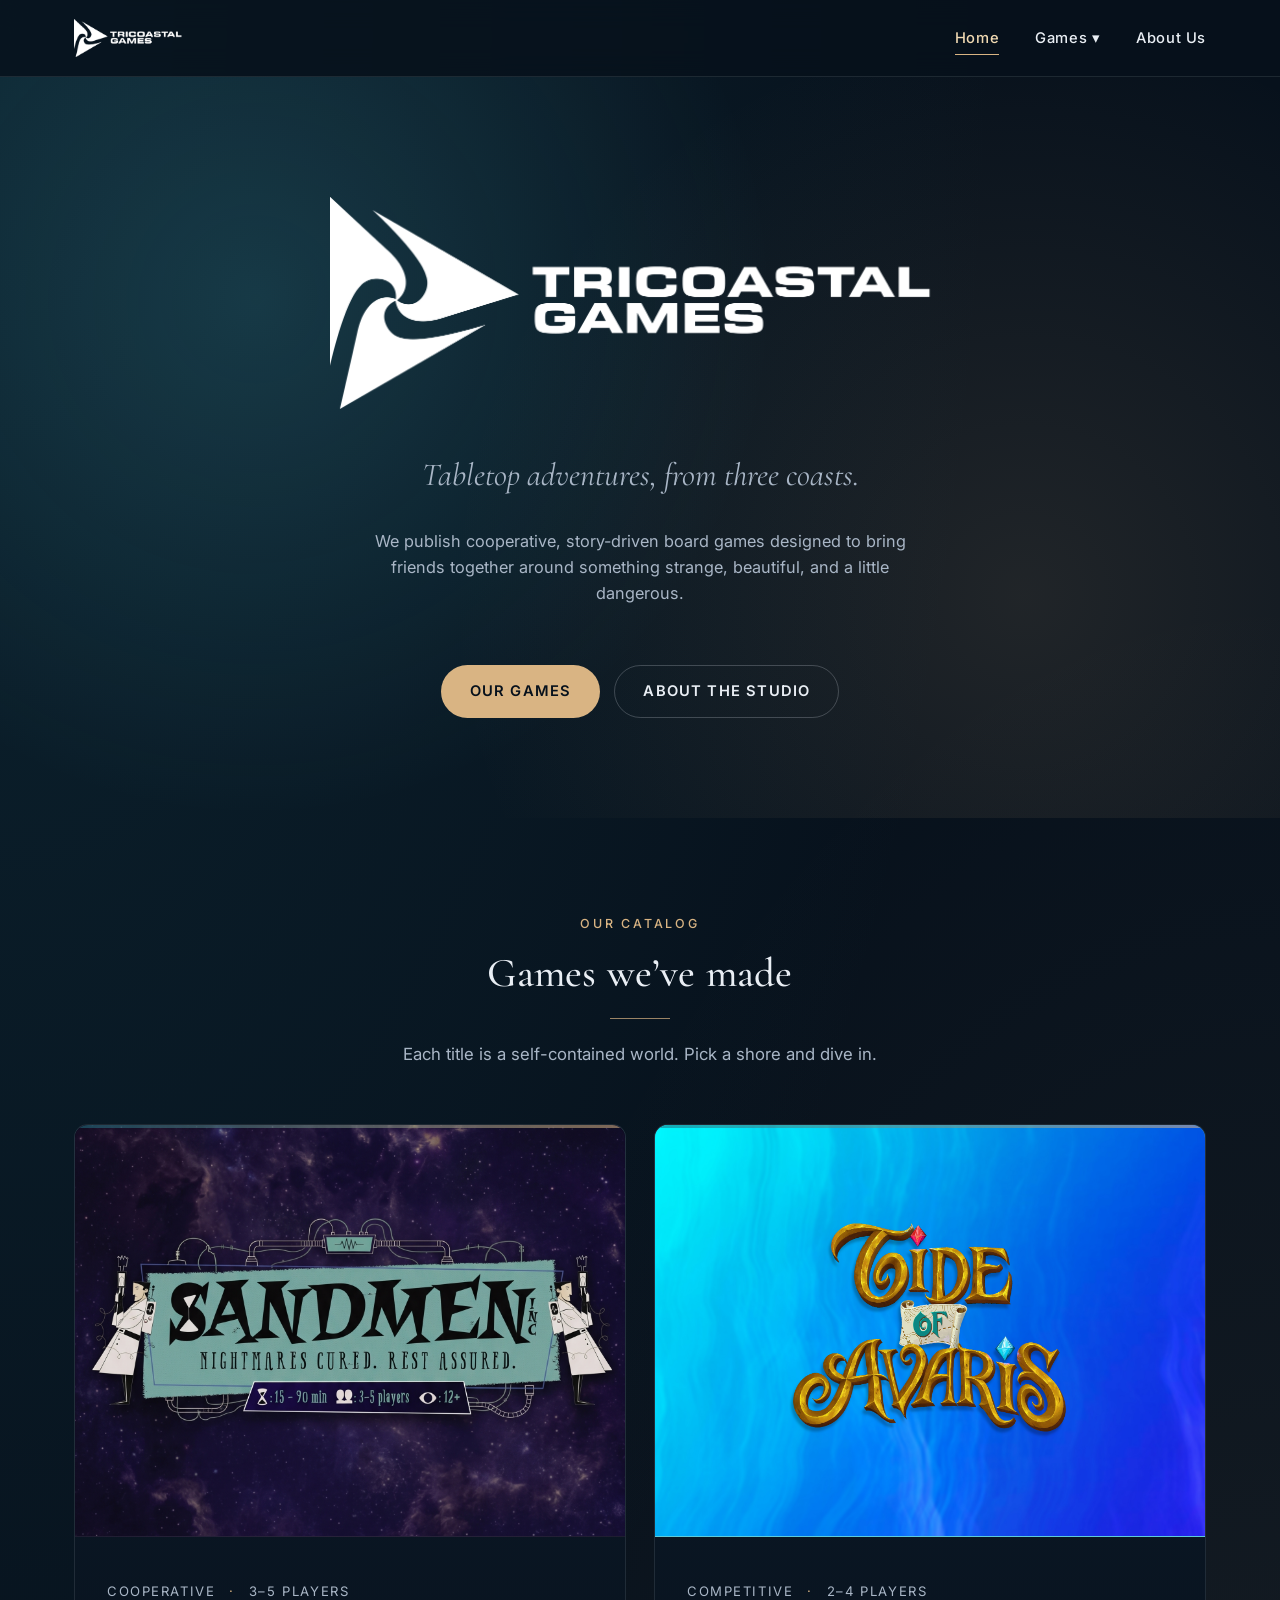
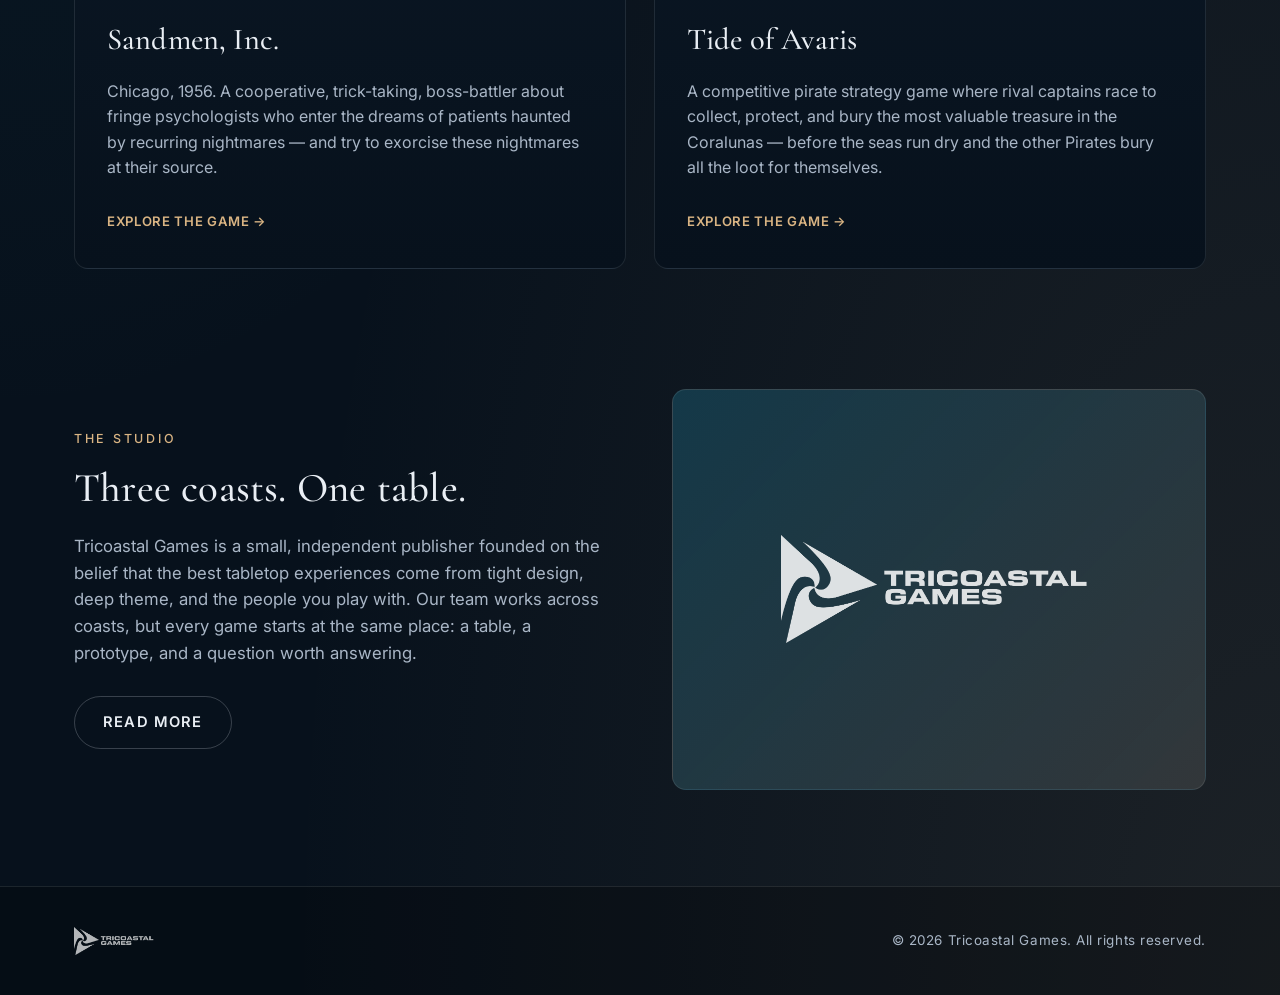
<file: index.html>
<!DOCTYPE html>
<html lang="en">
<head>
  <meta charset="UTF-8" />
  <meta name="viewport" content="width=device-width, initial-scale=1.0" />
  <title>Tricoastal Games — Tabletop adventures, from three coasts.</title>
  <meta name="description" content="Tricoastal Games is an independent board game publisher crafting cooperative, story-driven tabletop adventures." />
  <link rel="preconnect" href="https://fonts.googleapis.com">
  <link rel="preconnect" href="https://fonts.gstatic.com" crossorigin>
  <link href="https://fonts.googleapis.com/css2?family=Cormorant+Garamond:ital,wght@0,400;0,500;0,600;1,400&family=Inter:wght@400;500;600;700&display=swap" rel="stylesheet">
  <link rel="stylesheet" href="assets/css/styles.css" />
</head>
<body>

  <header class="site-nav">
    <div class="nav-inner">
      <a href="index.html" class="nav-logo">
        <img src="assets/images/logo.webp" alt="Tricoastal Games" />
      </a>
      <button class="nav-toggle" aria-label="Toggle menu" onclick="document.querySelector('.nav-links').classList.toggle('open')">&#9776;</button>
      <ul class="nav-links">
        <li><a href="index.html" class="active">Home</a></li>
        <li class="has-dropdown">
          <a href="#games">Games &#9662;</a>
          <div class="dropdown">
            <a href="games/sandmen.html">Sandmen, Inc.</a>
            <a href="games/tide-of-avaris.html">Tide of Avaris</a>
          </div>
        </li>
        <li><a href="about.html">About Us</a></li>
      </ul>
    </div>
  </header>

  <main>

    <section class="hero">
      <div class="container hero-inner">
        <img src="assets/images/logo.webp" alt="Tricoastal Games" class="hero-logo" />
        <p class="hero-tagline">Tabletop adventures, from three coasts.</p>
        <p class="hero-sub">We publish cooperative, story-driven board games designed to bring friends together around something strange, beautiful, and a little dangerous.</p>
        <div class="btn-row">
          <a href="#games" class="btn btn-primary">Our Games</a>
          <a href="about.html" class="btn btn-ghost">About the Studio</a>
        </div>
      </div>
    </section>

    <section class="section" id="games">
      <div class="container">
        <div class="section-header">
          <div class="eyebrow">Our Catalog</div>
          <h2>Games we&rsquo;ve made</h2>
          <div class="divider"></div>
          <p>Each title is a self-contained world. Pick a shore and dive in.</p>
        </div>

        <div class="games-grid">

          <article class="game-card has-thumb logo-thumb">
            <div class="thumb thumb-sandmen">
              <img src="assets/images/sandmen/sandmen_icon.png" alt="Sandmen, Inc. logo &mdash; the wordmark on a cosmic starfield, flanked by two figures in lab coats." />
            </div>
            <div class="card-body">
              <div class="game-meta">
                <span>Cooperative</span>
                <span>3&ndash;5 Players</span>
              </div>
              <h3>Sandmen, Inc.</h3>
              <p>Chicago, 1956. A cooperative, trick-taking, boss-battler about fringe psychologists who enter the dreams of patients haunted by recurring nightmares &mdash; and try to exorcise these nightmares at their source.</p>
              <a href="games/sandmen.html" class="card-link">Explore the game &rarr;</a>
            </div>
          </article>

          <article class="game-card has-thumb logo-thumb">
            <div class="thumb thumb-avaris">
              <img src="assets/images/tide_of_avaris/logo_stacked.jpg" alt="Tide of Avaris logo &mdash; stylized gold lettering on a turquoise-to-cobalt ocean gradient." />
            </div>
            <div class="card-body">
              <div class="game-meta">
                <span>Competitive</span>
                <span>2&ndash;4 Players</span>
              </div>
              <h3>Tide of Avaris</h3>
              <p>A competitive pirate strategy game where rival captains race to collect, protect, and bury the most valuable treasure in the Coralunas &mdash; before the seas run dry and the other Pirates bury all the loot for themselves.</p>
              <a href="games/tide-of-avaris.html" class="card-link">Explore the game &rarr;</a>
            </div>
          </article>

        </div>
      </div>
    </section>

    <section class="section" style="padding-top: 24px;">
      <div class="container">
        <div class="split">
          <div>
            <div class="eyebrow">The Studio</div>
            <h2>Three coasts. One table.</h2>
            <p>Tricoastal Games is a small, independent publisher founded on the belief that the best tabletop experiences come from tight design, deep theme, and the people you play with. Our team works across coasts, but every game starts at the same place: a table, a prototype, and a question worth answering.</p>
            <a href="about.html" class="btn btn-ghost" style="margin-top: 12px;">Read more</a>
          </div>
          <div class="split-art">
            <img src="assets/images/logo.webp" alt="" />
          </div>
        </div>
      </div>
    </section>

  </main>

  <footer class="site-footer">
    <div class="container footer-inner">
      <img src="assets/images/logo.webp" alt="Tricoastal Games" />
      <small>&copy; 2026 Tricoastal Games. All rights reserved.</small>
    </div>
  </footer>

</body>
</html>
</file>
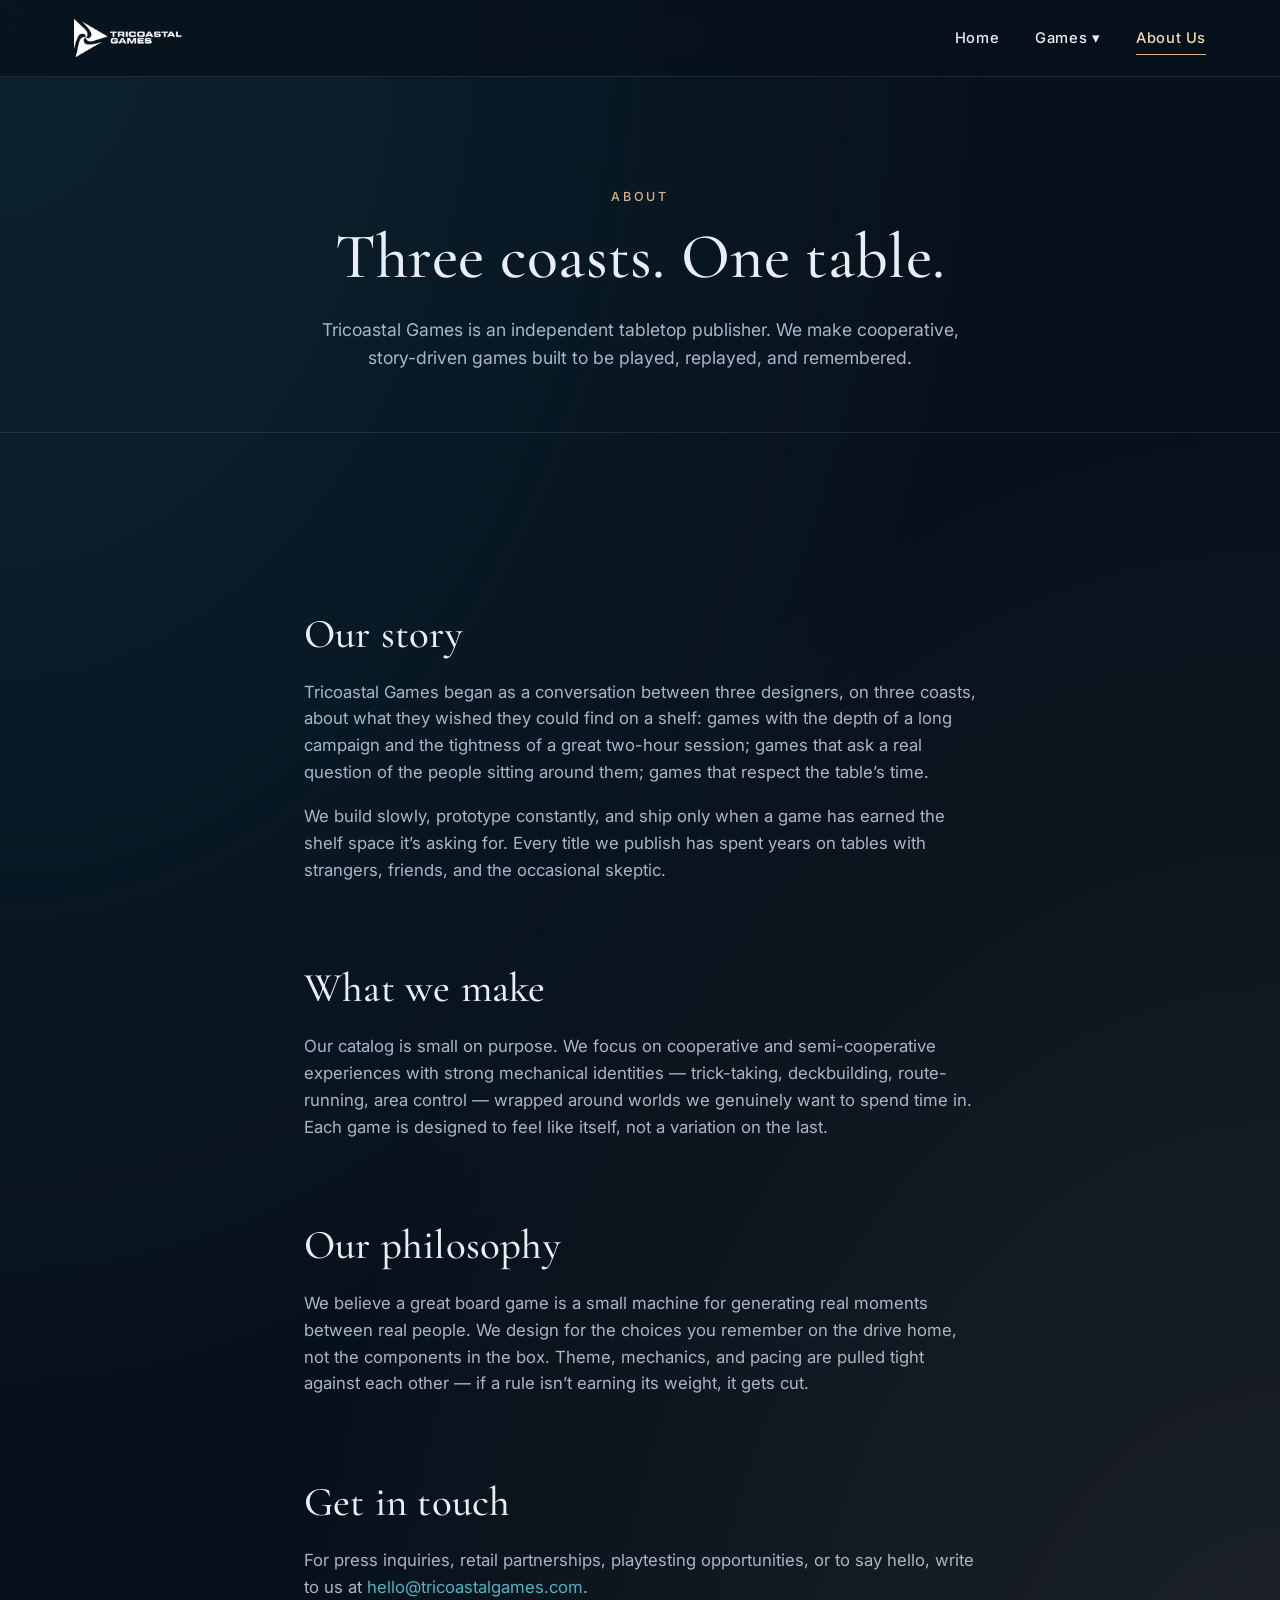
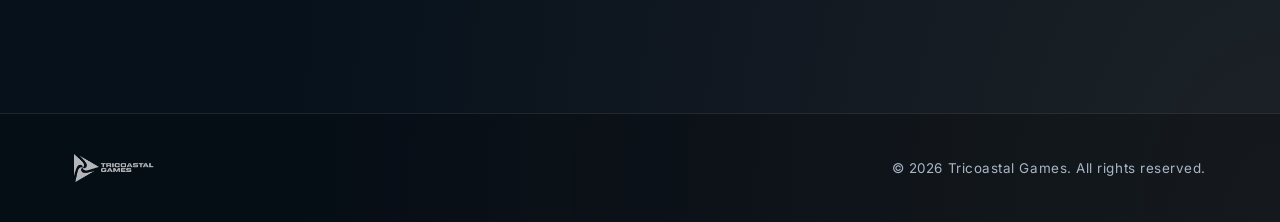
<file: about.html>
<!DOCTYPE html>
<html lang="en">
<head>
  <meta charset="UTF-8" />
  <meta name="viewport" content="width=device-width, initial-scale=1.0" />
  <title>About — Tricoastal Games</title>
  <meta name="description" content="Tricoastal Games is an independent board game publisher. Learn about the studio and its philosophy." />
  <link rel="preconnect" href="https://fonts.googleapis.com">
  <link rel="preconnect" href="https://fonts.gstatic.com" crossorigin>
  <link href="https://fonts.googleapis.com/css2?family=Cormorant+Garamond:ital,wght@0,400;0,500;0,600;1,400&family=Inter:wght@400;500;600;700&display=swap" rel="stylesheet">
  <link rel="stylesheet" href="assets/css/styles.css" />
</head>
<body>

  <header class="site-nav">
    <div class="nav-inner">
      <a href="index.html" class="nav-logo">
        <img src="assets/images/logo.webp" alt="Tricoastal Games" />
      </a>
      <button class="nav-toggle" aria-label="Toggle menu" onclick="document.querySelector('.nav-links').classList.toggle('open')">&#9776;</button>
      <ul class="nav-links">
        <li><a href="index.html">Home</a></li>
        <li class="has-dropdown">
          <a href="index.html#games">Games &#9662;</a>
          <div class="dropdown">
            <a href="games/sandmen.html">Sandmen, Inc.</a>
            <a href="games/tide-of-avaris.html">Tide of Avaris</a>
          </div>
        </li>
        <li><a href="about.html" class="active">About Us</a></li>
      </ul>
    </div>
  </header>

  <main>

    <section class="page-header">
      <div class="container">
        <div class="eyebrow">About</div>
        <h1>Three coasts. One table.</h1>
        <p>Tricoastal Games is an independent tabletop publisher. We make cooperative, story-driven games built to be played, replayed, and remembered.</p>
      </div>
    </section>

    <section class="section">
      <div class="container prose">
        <h2>Our story</h2>
        <p>Tricoastal Games began as a conversation between three designers, on three coasts, about what they wished they could find on a shelf: games with the depth of a long campaign and the tightness of a great two-hour session; games that ask a real question of the people sitting around them; games that respect the table&rsquo;s time.</p>
        <p>We build slowly, prototype constantly, and ship only when a game has earned the shelf space it&rsquo;s asking for. Every title we publish has spent years on tables with strangers, friends, and the occasional skeptic.</p>

        <h2>What we make</h2>
        <p>Our catalog is small on purpose. We focus on cooperative and semi-cooperative experiences with strong mechanical identities &mdash; trick-taking, deckbuilding, route-running, area control &mdash; wrapped around worlds we genuinely want to spend time in. Each game is designed to feel like itself, not a variation on the last.</p>

        <h2>Our philosophy</h2>
        <p>We believe a great board game is a small machine for generating real moments between real people. We design for the choices you remember on the drive home, not the components in the box. Theme, mechanics, and pacing are pulled tight against each other &mdash; if a rule isn&rsquo;t earning its weight, it gets cut.</p>

        <h2>Get in touch</h2>
        <p>For press inquiries, retail partnerships, playtesting opportunities, or to say hello, write to us at <a href="mailto:hello@tricoastalgames.com">hello@tricoastalgames.com</a>.</p>
      </div>
    </section>

  </main>

  <footer class="site-footer">
    <div class="container footer-inner">
      <img src="assets/images/logo.webp" alt="Tricoastal Games" />
      <small>&copy; 2026 Tricoastal Games. All rights reserved.</small>
    </div>
  </footer>

</body>
</html>
</file>
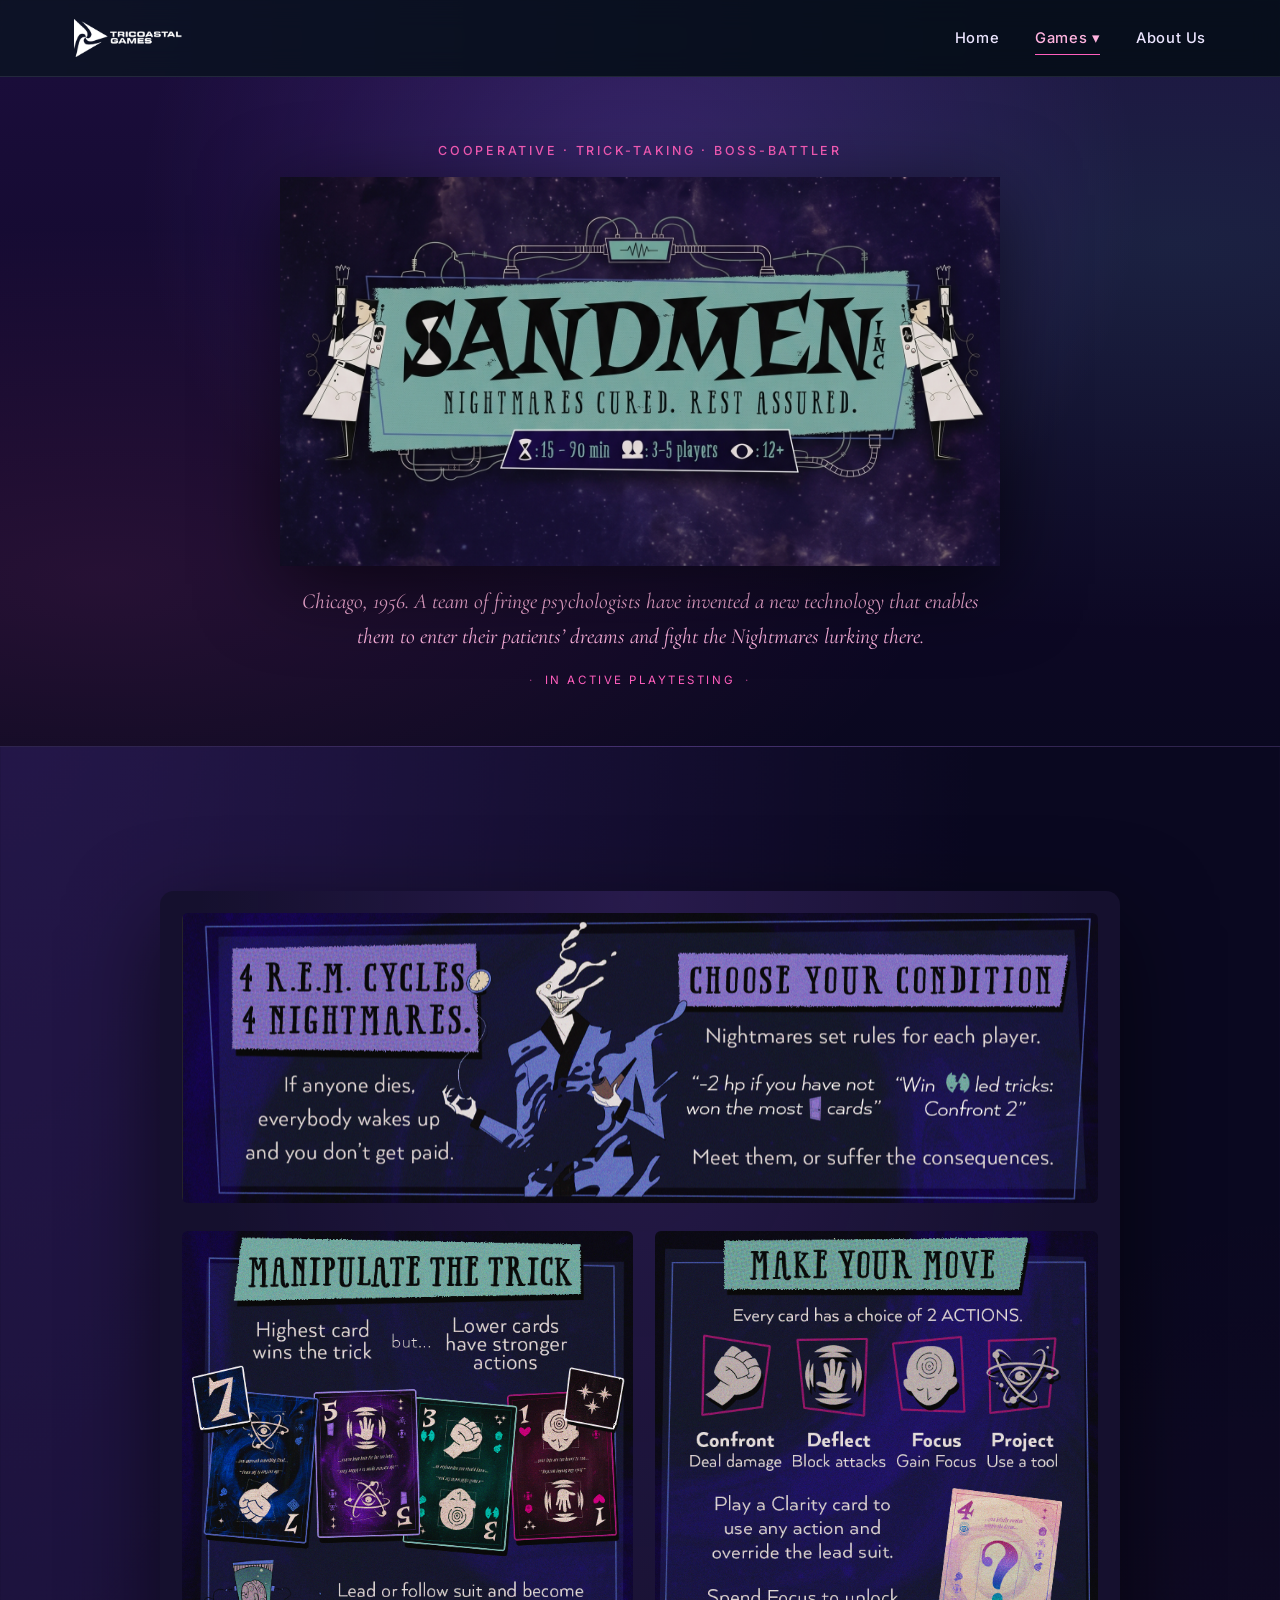
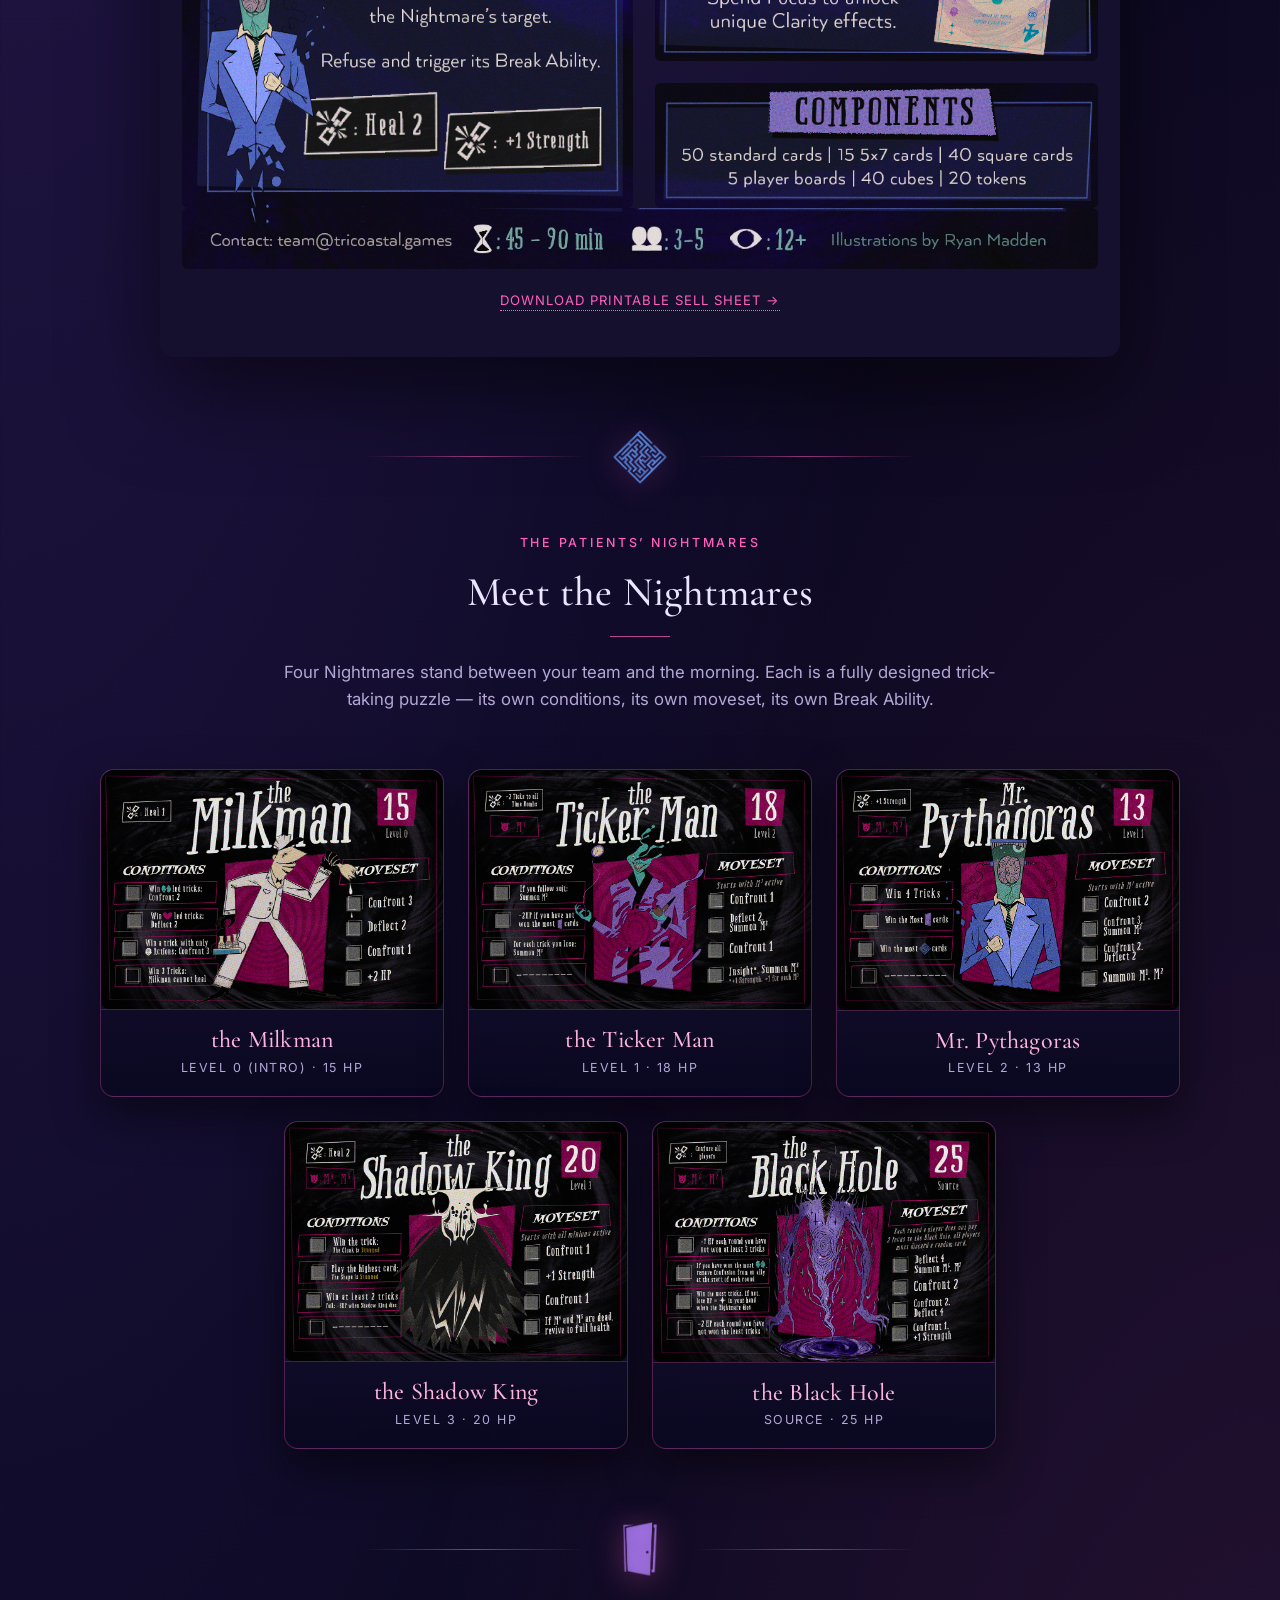
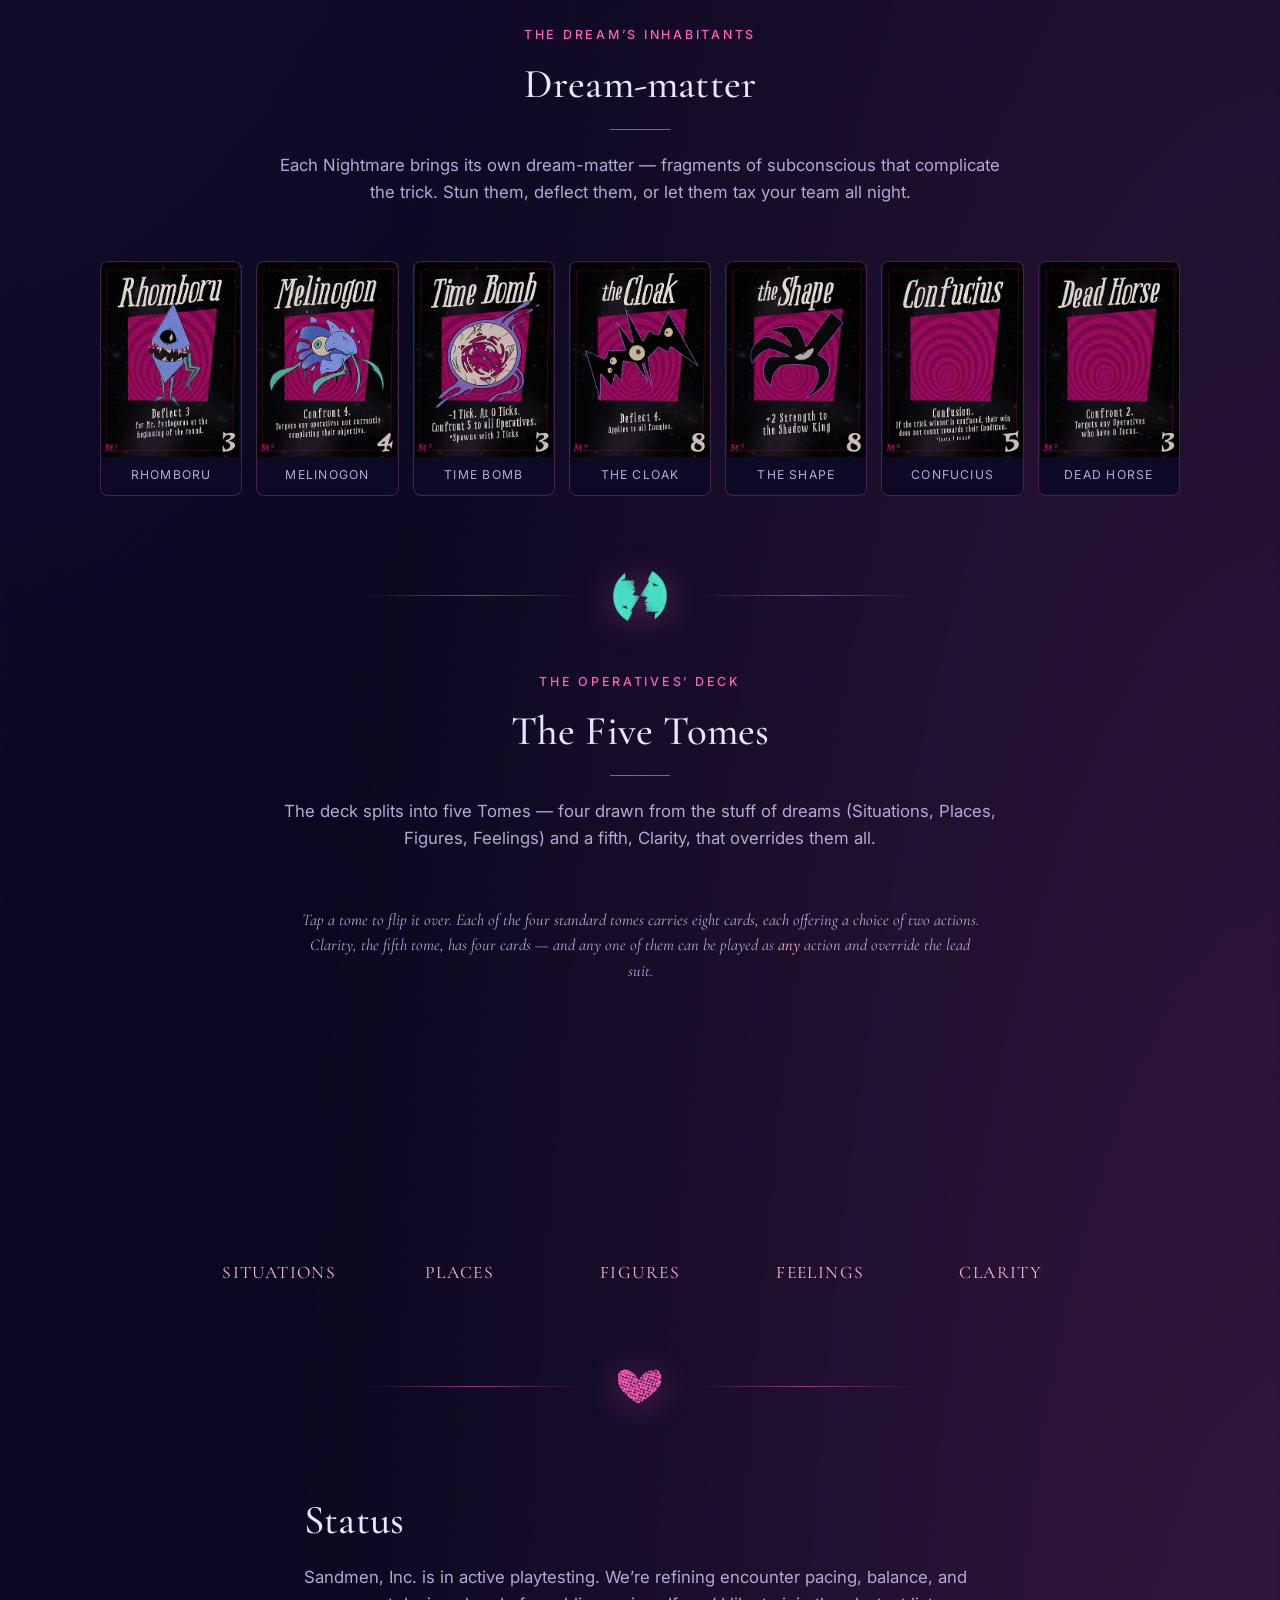
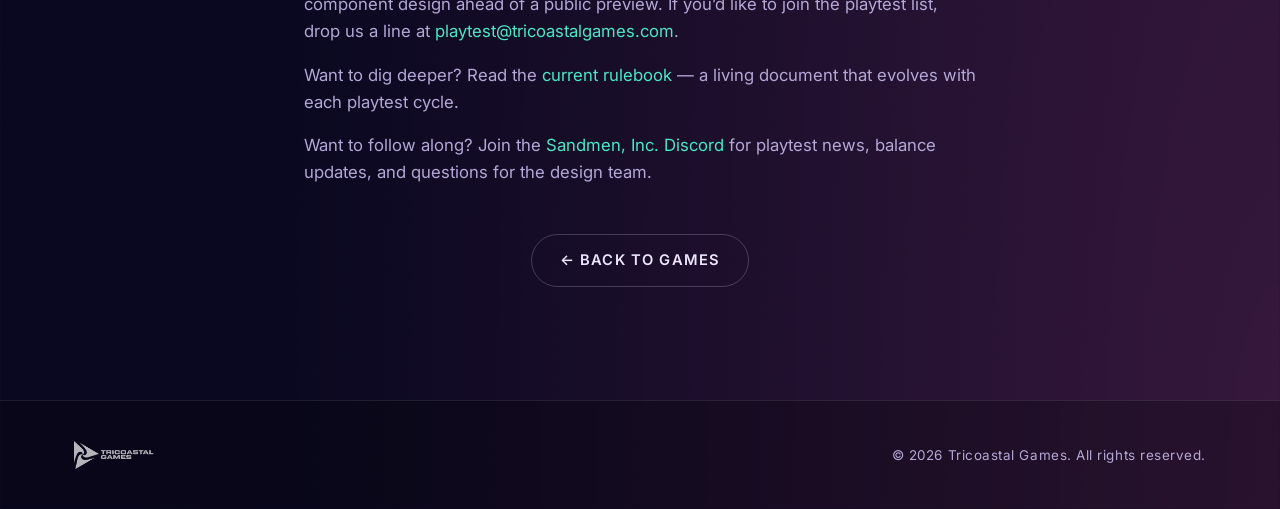
<file: games/sandmen.html>
<!DOCTYPE html>
<html lang="en">
<head>
  <meta charset="UTF-8" />
  <meta name="viewport" content="width=device-width, initial-scale=1.0" />
  <title>Sandmen, Inc. — Tricoastal Games</title>
  <meta name="description" content="Chicago, 1956. A cooperative trick-taking boss-battler about fringe psychologists who enter the dreams of patients haunted by recurring nightmares." />
  <link rel="preconnect" href="https://fonts.googleapis.com">
  <link rel="preconnect" href="https://fonts.gstatic.com" crossorigin>
  <link href="https://fonts.googleapis.com/css2?family=Cormorant+Garamond:ital,wght@0,400;0,500;0,600;1,400&family=Inter:wght@400;500;600;700&display=swap" rel="stylesheet">
  <link rel="stylesheet" href="../assets/css/styles.css" />
</head>
<body class="theme-sandmen">

  <header class="site-nav">
    <div class="nav-inner">
      <a href="../index.html" class="nav-logo">
        <img src="../assets/images/logo.webp" alt="Tricoastal Games" />
      </a>
      <button class="nav-toggle" aria-label="Toggle menu" onclick="document.querySelector('.nav-links').classList.toggle('open')">&#9776;</button>
      <ul class="nav-links">
        <li><a href="../index.html">Home</a></li>
        <li class="has-dropdown">
          <a href="../index.html#games" class="active">Games &#9662;</a>
          <div class="dropdown">
            <a href="sandmen.html">Sandmen, Inc.</a>
            <a href="tide-of-avaris.html">Tide of Avaris</a>
          </div>
        </li>
        <li><a href="../about.html">About Us</a></li>
      </ul>
    </div>
  </header>

  <main>

    <section class="sandmen-hero">
      <div class="container">
        <div class="eyebrow">Cooperative · Trick-Taking · Boss-Battler</div>
        <img src="../assets/images/sandmen/sandmen_icon.png" alt="Sandmen, Inc. &mdash; Nightmares cured. Rest assured." class="sandmen-hero-logo" />
        <h1 class="visually-hidden">Sandmen, Inc.</h1>
        <p class="lede">Chicago, 1956. A team of fringe psychologists have invented a new technology that enables them to enter their patients&rsquo; dreams and fight the Nightmares lurking there.</p>
        <p class="hero-status">In active playtesting</p>
      </div>
    </section>

    <section class="section">
      <div class="container">
        <div class="sell-sheet-block">
          <img class="sheet-slice" src="../assets/images/sandmen/ss_part1_panels_top.png" alt="4 R.E.M. Cycles. 4 Nightmares. If anyone dies, everybody wakes up and you don't get paid. — Choose Your Condition. Nightmares set rules for each player. Meet them, or suffer the consequences." />

          <div class="sheet-row sheet-row-tall">
            <img class="sheet-slice" src="../assets/images/sandmen/ss_part2_manipulate.png" alt="Manipulate the Trick. Highest card wins the trick, but lower cards have stronger actions. Lead or follow suit and become the Nightmare's target. Refuse and trigger its Break Ability." />
            <div class="sheet-col">
              <img class="sheet-slice" src="../assets/images/sandmen/ss_part3_makemove.png" alt="Make Your Move. Every card has a choice of 2 actions: Confront, Deflect, Focus, Project. Play a Clarity card to use any action and override the lead suit." />
              <img class="sheet-slice sheet-components" src="../assets/images/sandmen/ss_part4_components.png" alt="Components: 50 standard cards, 15 5x7 cards, 40 square cards, 5 player boards, 40 cubes, 20 tokens." />
            </div>
          </div>

          <img class="sheet-slice" src="../assets/images/sandmen/ss_footer.jpg" alt="Contact: team@tricoastal.games. 45-90 min. 3-5 players. Ages 12+. Illustrations by Ryan Madden." />

          <div class="sheet-download">
            <a href="../assets/images/sandmen/sell_sheet.jpg" download>Download printable sell sheet &rarr;</a>
          </div>
        </div>
      </div>

      <div class="container">
        <div class="pip-divider">
          <img src="../assets/images/sandmen/pip_situations.png" alt="Situations" />
        </div>

        <div class="section-header">
          <div class="eyebrow">The Patients&rsquo; Nightmares</div>
          <h2>Meet the Nightmares</h2>
          <div class="divider"></div>
          <p>Four Nightmares stand between your team and the morning. Each is a fully designed trick-taking puzzle &mdash; its own conditions, its own moveset, its own Break Ability.</p>
        </div>

        <div class="sandmen-nightmares">
          <article class="nightmare-card">
            <img src="../assets/images/sandmen/boss_milkman.png" alt="The Milkman &mdash; Level 1 nightmare boss card." />
            <div class="nightmare-meta">
              <h3>the Milkman</h3>
              <p class="meta">Level 0 (Intro) &middot; 15 HP</p>
            </div>
          </article>
          <article class="nightmare-card">
            <img src="../assets/images/sandmen/boss_tickerman.png" alt="The Ticker Man &mdash; Level 1 nightmare boss card." />
            <div class="nightmare-meta">
              <h3>the Ticker Man</h3>
              <p class="meta">Level 1 &middot; 18 HP</p>
            </div>
          </article>
          <article class="nightmare-card">
            <img src="../assets/images/sandmen/boss_pythagoras.png" alt="Mr. Pythagoras &mdash; Level 2 nightmare boss card." />
            <div class="nightmare-meta">
              <h3>Mr. Pythagoras</h3>
              <p class="meta">Level 2 &middot; 13 HP</p>
            </div>
          </article>
          <article class="nightmare-card">
            <img src="../assets/images/sandmen/boss_shadowking.png" alt="The Shadow King &mdash; Level 3 nightmare boss card." />
            <div class="nightmare-meta">
              <h3>the Shadow King</h3>
              <p class="meta">Level 3 &middot; 20 HP</p>
            </div>
          </article>
          <article class="nightmare-card">
            <img src="../assets/images/sandmen/boss_blackhole.png" alt="The Black Hole &mdash; Source-level nightmare boss card." />
            <div class="nightmare-meta">
              <h3>the Black Hole</h3>
              <p class="meta">Source &middot; 25 HP</p>
            </div>
          </article>
        </div>

        <div class="pip-divider">
          <img src="../assets/images/sandmen/pip_places.png" alt="Places" />
        </div>

        <div class="section-header">
          <div class="eyebrow">The Dream&rsquo;s Inhabitants</div>
          <h2>Dream-matter</h2>
          <div class="divider"></div>
          <p>Each Nightmare brings its own dream-matter &mdash; fragments of subconscious that complicate the trick. Stun them, deflect them, or let them tax your team all night.</p>
        </div>

        <div class="sandmen-minions">
          <figure class="minion-card">
            <img src="../assets/images/sandmen/minion_rhomboru.png" alt="Rhomboru minion card" />
            <figcaption>Rhomboru</figcaption>
          </figure>
          <figure class="minion-card">
            <img src="../assets/images/sandmen/minion_melinogon.png" alt="Melinogon minion card" />
            <figcaption>Melinogon</figcaption>
          </figure>
          <figure class="minion-card">
            <img src="../assets/images/sandmen/minion_timebomb.png" alt="Time Bomb minion card" />
            <figcaption>Time Bomb</figcaption>
          </figure>
          <figure class="minion-card">
            <img src="../assets/images/sandmen/minion_cloak.png" alt="The Cloak minion card" />
            <figcaption>the Cloak</figcaption>
          </figure>
          <figure class="minion-card">
            <img src="../assets/images/sandmen/minion_shape.png" alt="The Shape minion card" />
            <figcaption>the Shape</figcaption>
          </figure>
          <figure class="minion-card">
            <img src="../assets/images/sandmen/minion_confucius.png" alt="Confucius minion card" />
            <figcaption>Confucius</figcaption>
          </figure>
          <figure class="minion-card">
            <img src="../assets/images/sandmen/minion_deadhorse.png" alt="Dead Horse minion card" />
            <figcaption>Dead Horse</figcaption>
          </figure>
        </div>

        <div class="pip-divider">
          <img src="../assets/images/sandmen/pip_figures.png" alt="Figures" />
        </div>

        <div class="section-header">
          <div class="eyebrow">The Operatives&rsquo; Deck</div>
          <h2>The Five Tomes</h2>
          <div class="divider"></div>
          <p>The deck splits into five Tomes &mdash; four drawn from the stuff of dreams (Situations, Places, Figures, Feelings) and a fifth, Clarity, that overrides them all.</p>
        </div>

        <p class="tome-rows-intro">Tap a tome to flip it over. Each of the four standard tomes carries eight cards, each offering a choice of two actions. Clarity, the fifth tome, has four cards &mdash; and any one of them can be played as <em>any</em> action and override the lead suit.</p>

        <div class="sandmen-tomes" data-flippable>
          <figure class="tome-card" data-cards="8" data-row="row_situations">
            <button class="tome-flipper" type="button" aria-label="Reveal Situations cards">
              <span class="tome-flipper-inner">
                <span class="tome-face tome-face-front">
                  <img src="../assets/images/sandmen/tome_blue.png" alt="Situations tome card back." />
                </span>
                <span class="tome-face tome-face-back"></span>
              </span>
            </button>
            <figcaption>Situations</figcaption>
          </figure>
          <figure class="tome-card" data-cards="8" data-row="row_places">
            <button class="tome-flipper" type="button" aria-label="Reveal Places cards">
              <span class="tome-flipper-inner">
                <span class="tome-face tome-face-front">
                  <img src="../assets/images/sandmen/tome_purple.png" alt="Places tome card back." />
                </span>
                <span class="tome-face tome-face-back"></span>
              </span>
            </button>
            <figcaption>Places</figcaption>
          </figure>
          <figure class="tome-card" data-cards="8" data-row="row_figures">
            <button class="tome-flipper" type="button" aria-label="Reveal Figures cards">
              <span class="tome-flipper-inner">
                <span class="tome-face tome-face-front">
                  <img src="../assets/images/sandmen/tome_green.png" alt="Figures tome card back." />
                </span>
                <span class="tome-face tome-face-back"></span>
              </span>
            </button>
            <figcaption>Figures</figcaption>
          </figure>
          <figure class="tome-card" data-cards="8" data-row="row_emotions">
            <button class="tome-flipper" type="button" aria-label="Reveal Feelings cards">
              <span class="tome-flipper-inner">
                <span class="tome-face tome-face-front">
                  <img src="../assets/images/sandmen/tome_magenta.png" alt="Feelings tome card back." />
                </span>
                <span class="tome-face tome-face-back"></span>
              </span>
            </button>
            <figcaption>Feelings</figcaption>
          </figure>
          <figure class="tome-card tome-clarity" data-cards="4" data-row="row_clarity">
            <button class="tome-flipper" type="button" aria-label="Reveal Clarity cards">
              <span class="tome-flipper-inner">
                <span class="tome-face tome-face-front">
                  <img src="../assets/images/sandmen/tome_clarity.png" alt="Clarity tome card back." />
                </span>
                <span class="tome-face tome-face-back"></span>
              </span>
            </button>
            <figcaption>Clarity</figcaption>
          </figure>
        </div>

        <div class="pip-divider">
          <img src="../assets/images/sandmen/pip_emotions.png" alt="Emotions" />
        </div>
      </div>

      <div class="container prose">
        <h2>Status</h2>
        <p>Sandmen, Inc. is in active playtesting. We&rsquo;re refining encounter pacing, balance, and component design ahead of a public preview. If you&rsquo;d like to join the playtest list, drop us a line at <a href="mailto:playtest@tricoastalgames.com">playtest@tricoastalgames.com</a>.</p>

        <p>Want to dig deeper? Read the <a href="https://docs.google.com/document/d/1T8IMd98u23xnT5SjLS5y4dcvf8iVUWsoNyVkyH0ZoHc/edit?usp=sharing" target="_blank" rel="noopener">current rulebook</a> &mdash; a living document that evolves with each playtest cycle.</p>

        <p>Want to follow along? Join the <a href="https://discord.gg/QtgcycZevu" target="_blank" rel="noopener">Sandmen, Inc. Discord</a> for playtest news, balance updates, and questions for the design team.</p>

        <p style="text-align:center; margin-top: 48px;">
          <a href="../index.html#games" class="btn btn-ghost">&larr; Back to games</a>
        </p>
      </div>
    </section>

  </main>

  <footer class="site-footer">
    <div class="container footer-inner">
      <img src="../assets/images/logo.webp" alt="Tricoastal Games" />
      <small>&copy; 2026 Tricoastal Games. All rights reserved.</small>
    </div>
  </footer>

  <script>
    document.querySelectorAll('.sandmen-tomes .tome-flipper').forEach(btn => {
      btn.addEventListener('click', () => {
        const card = btn.closest('.tome-card');
        const isFlipped = card.classList.toggle('flipped');
        btn.setAttribute('aria-pressed', isFlipped ? 'true' : 'false');
      });
    });
  </script>

</body>
</html>
</file>
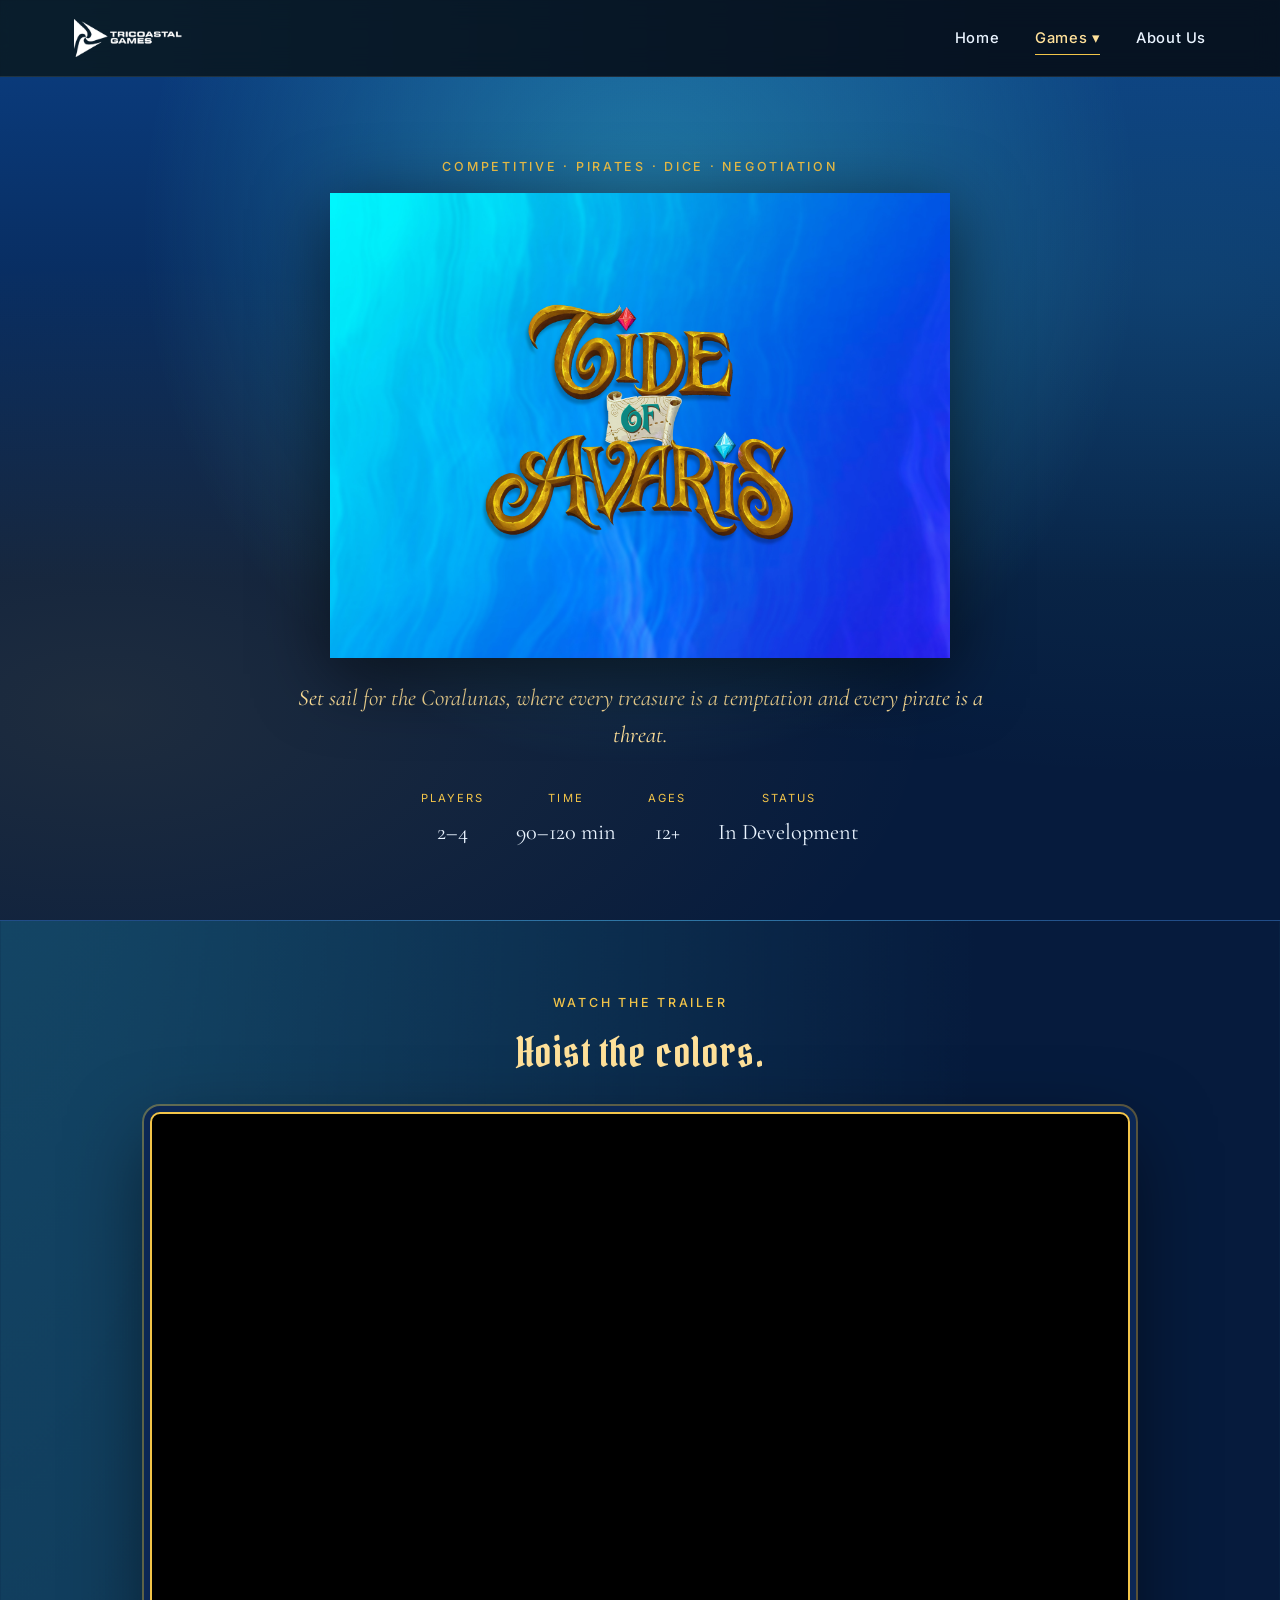
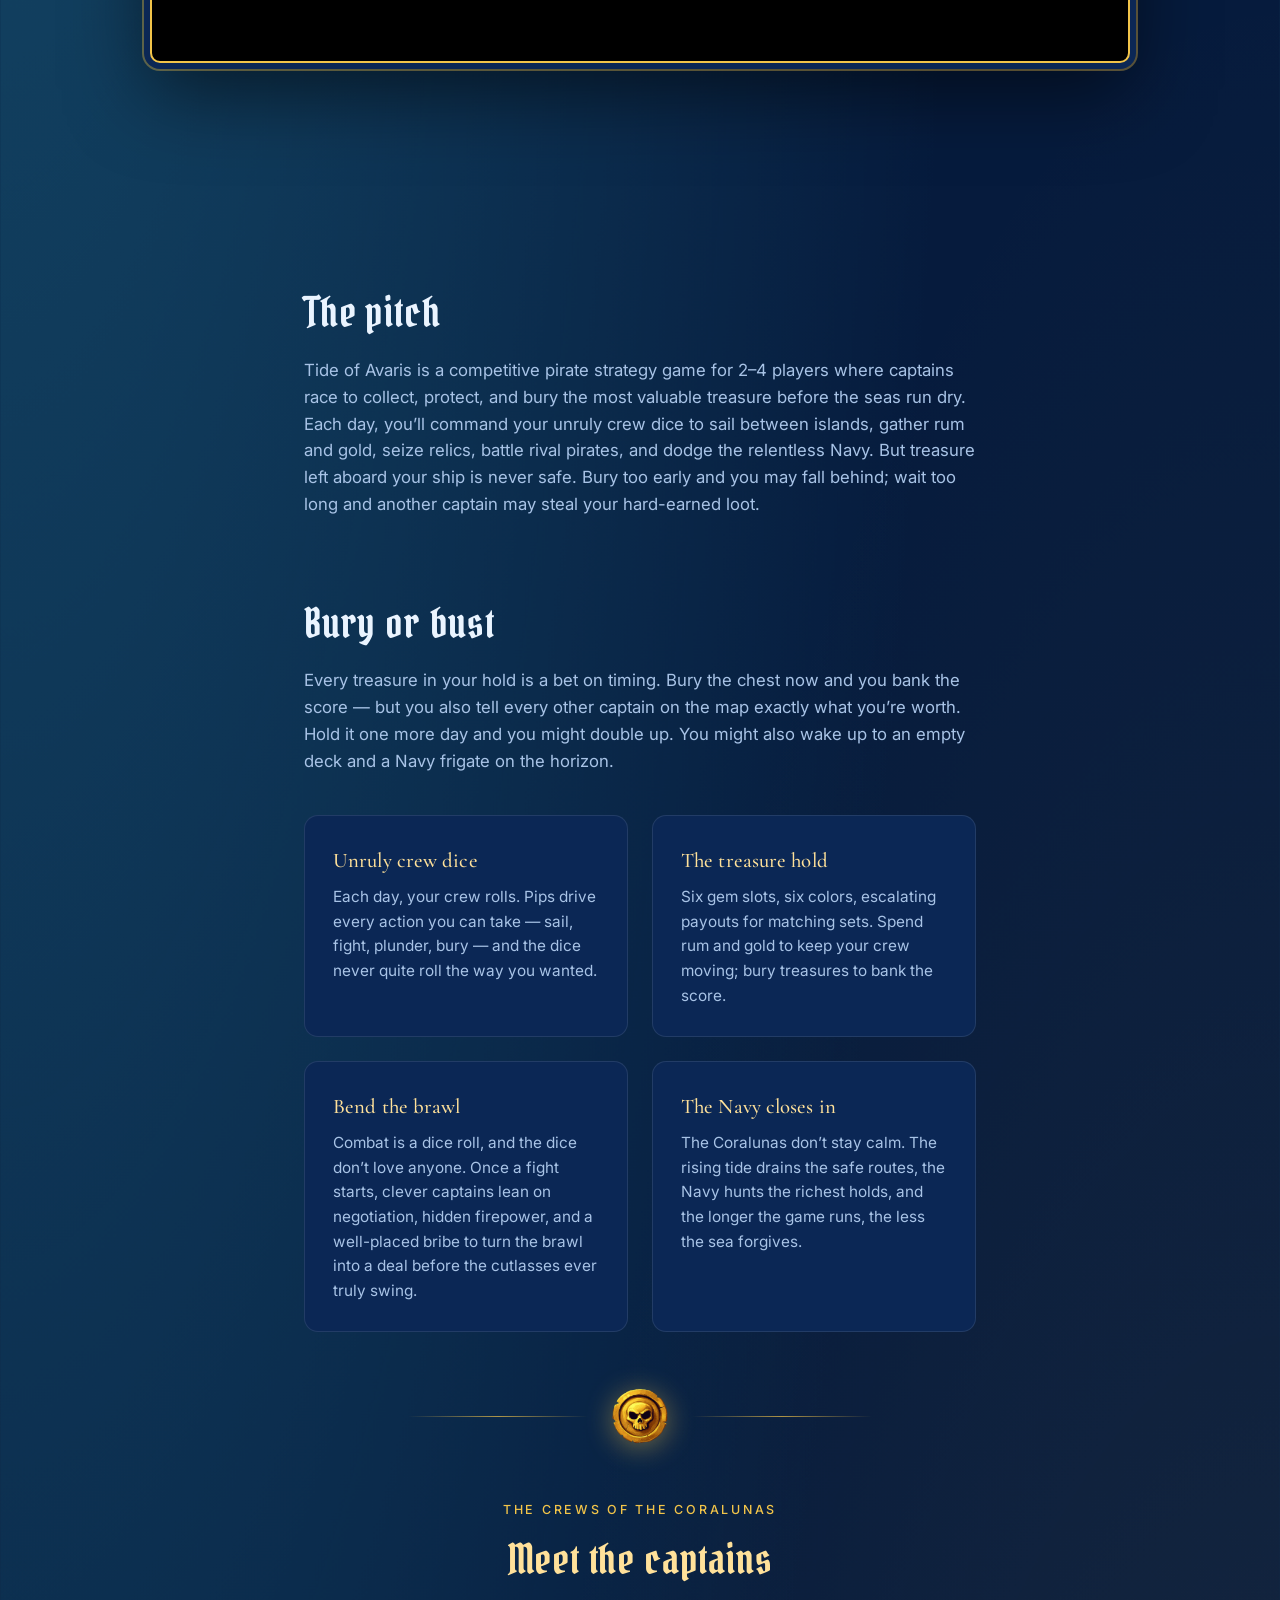
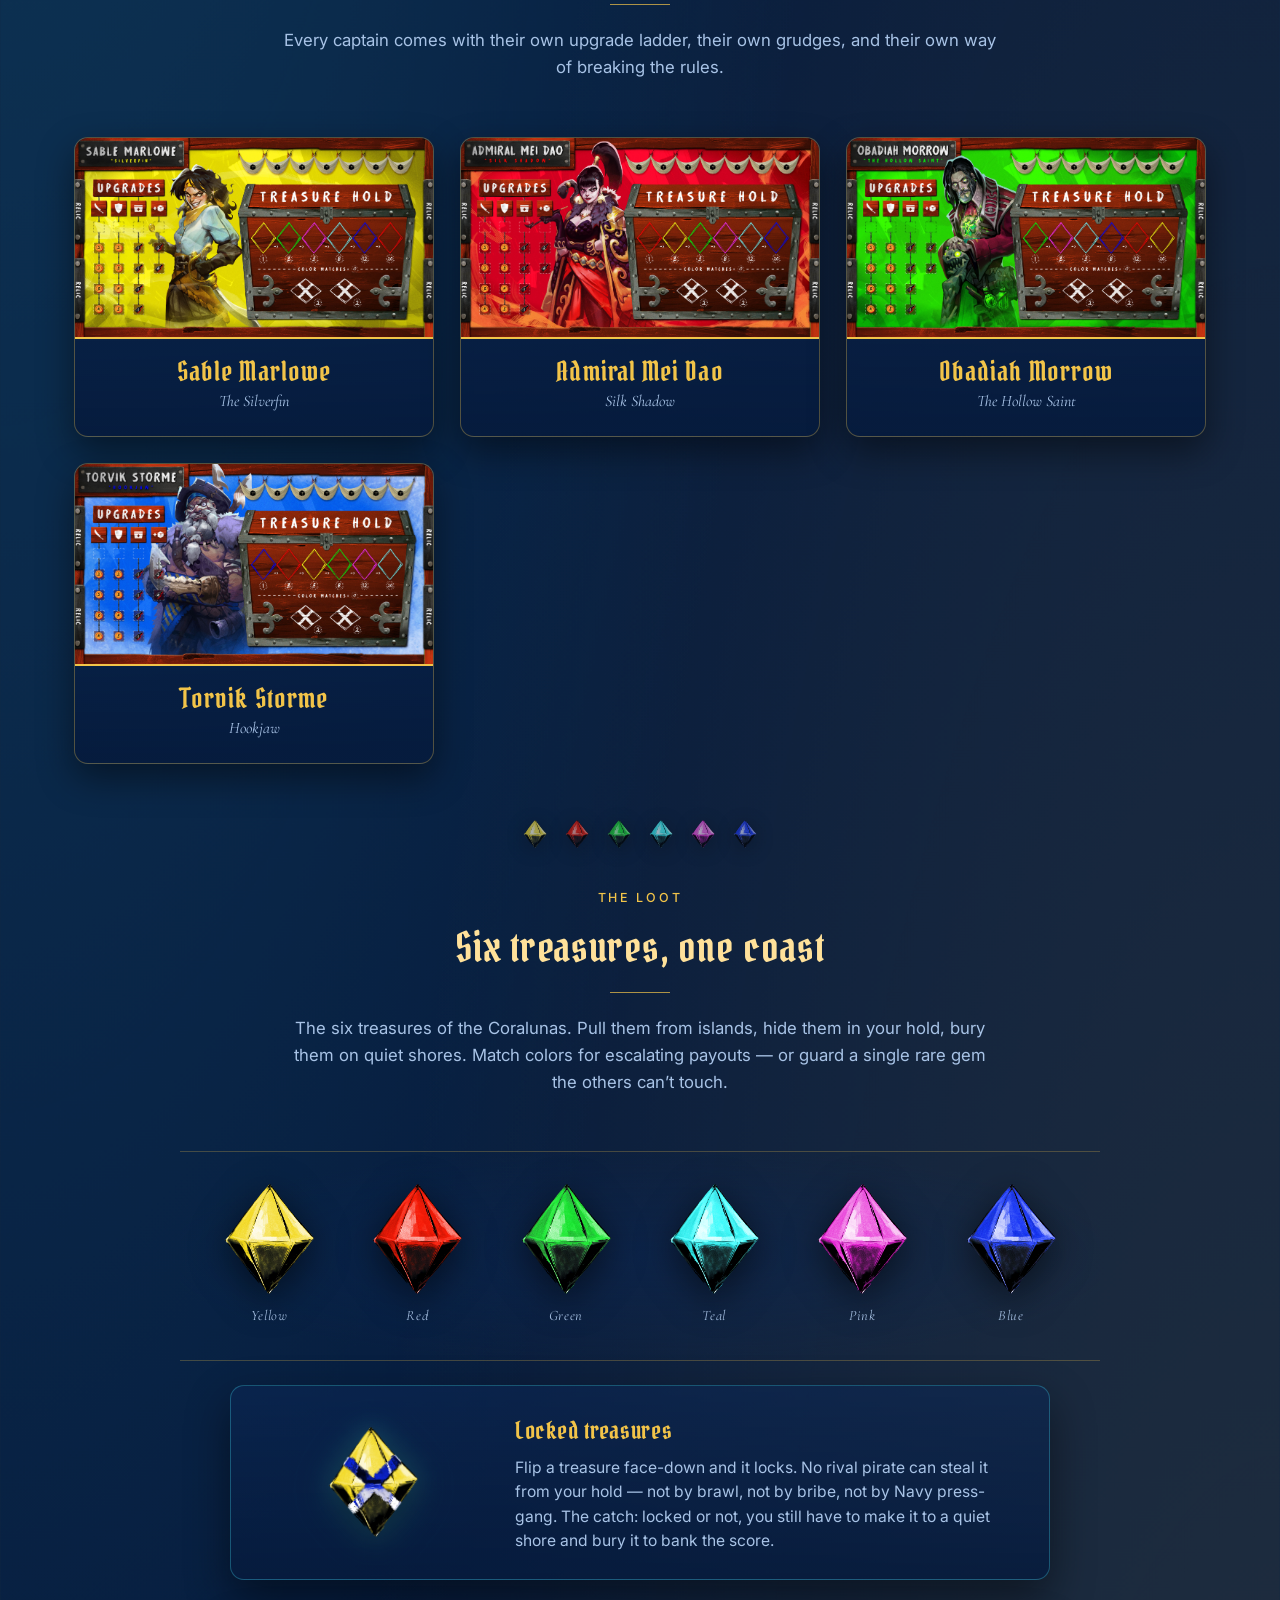
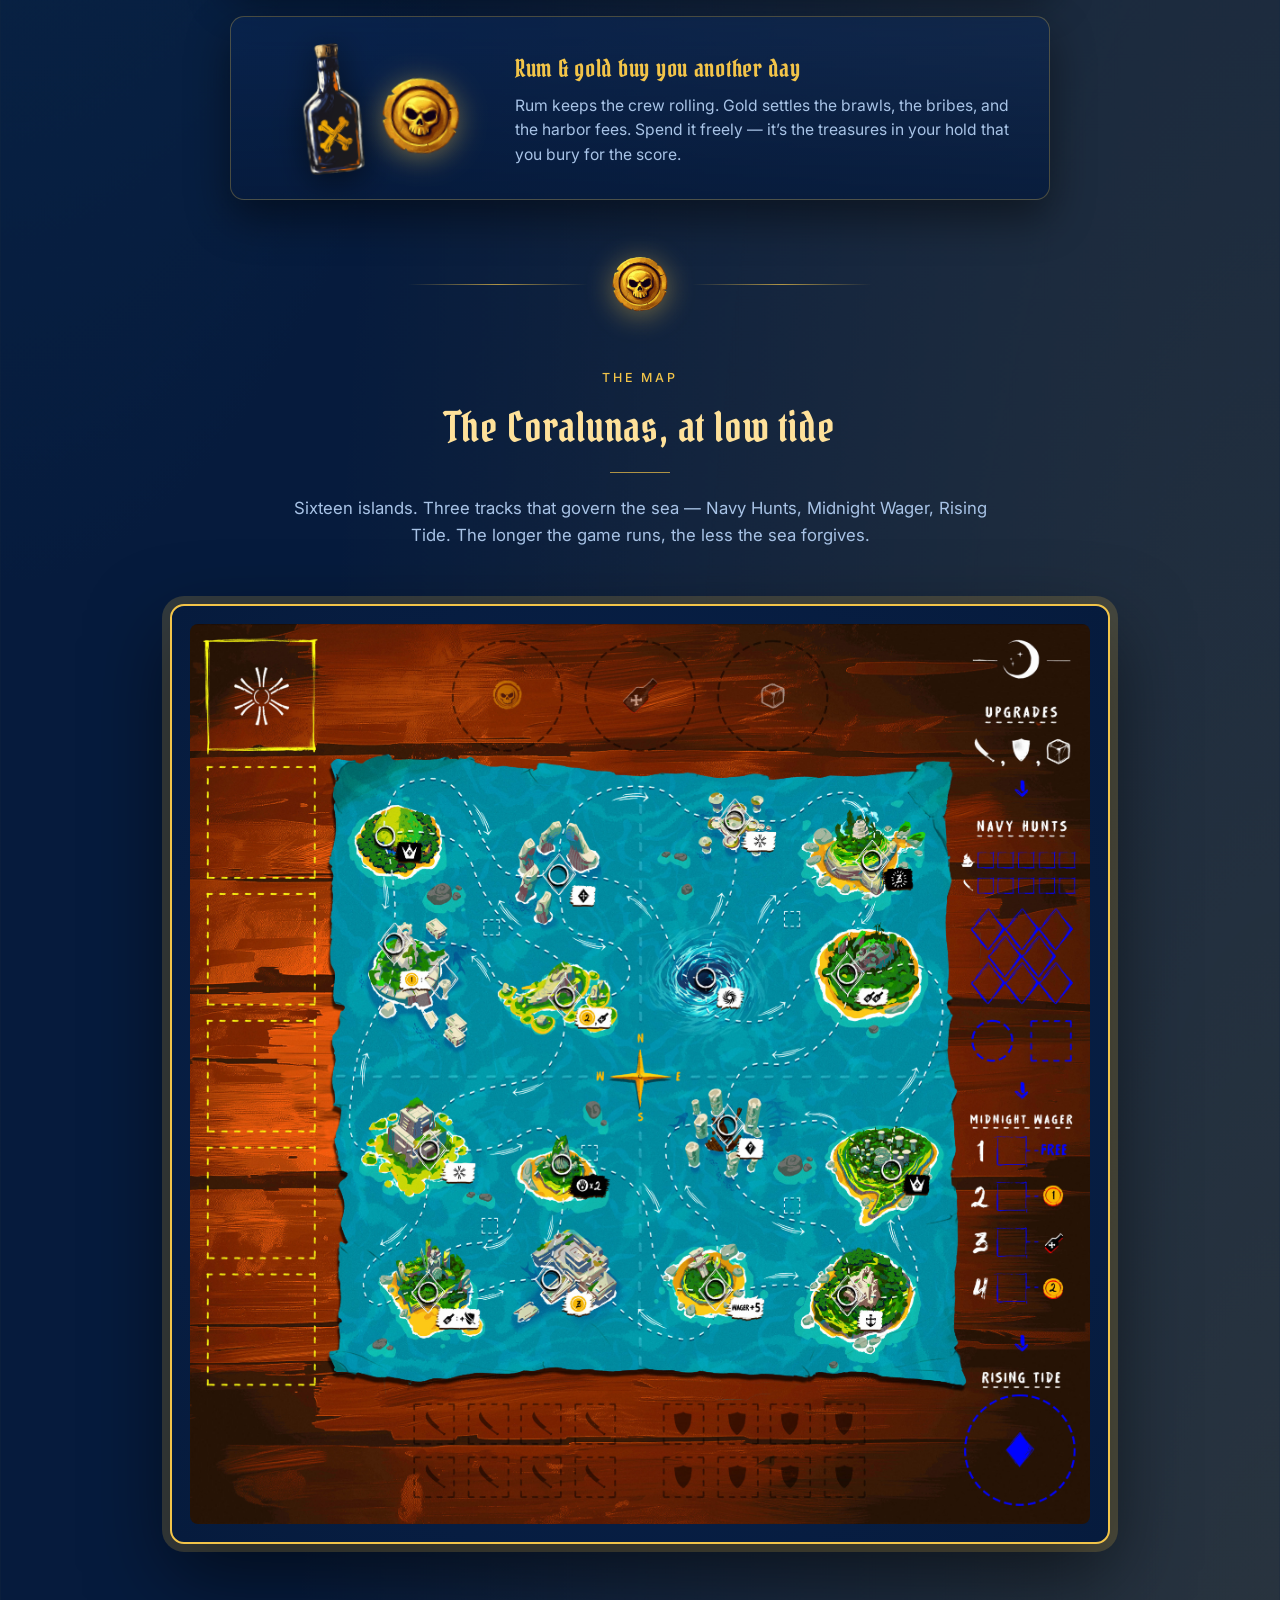
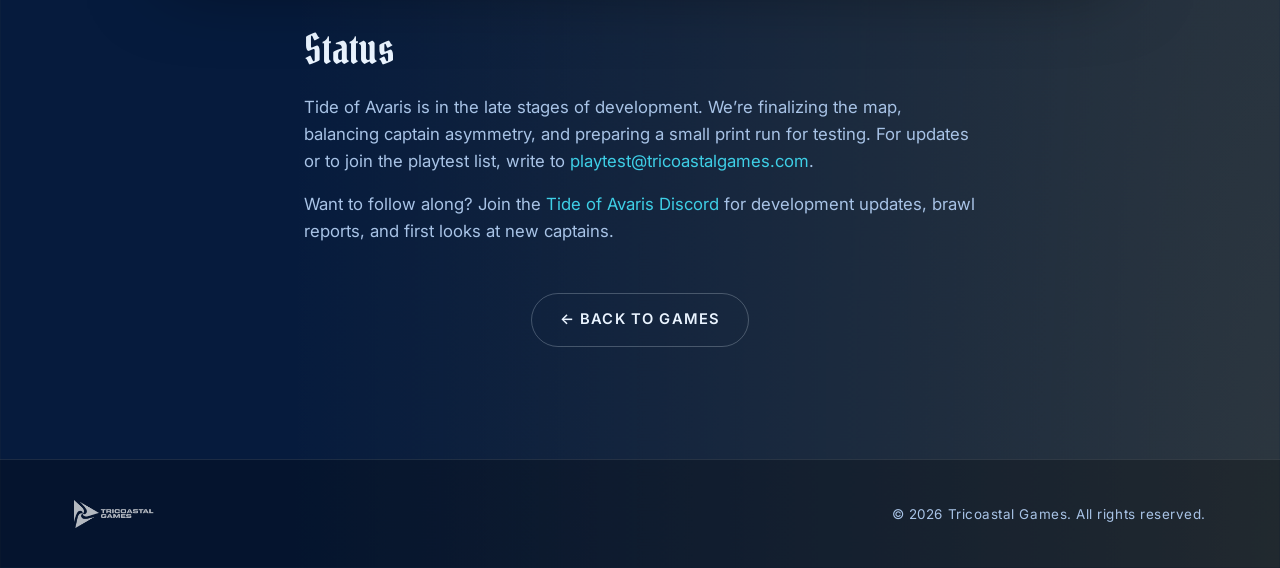
<file: games/tide-of-avaris.html>
<!DOCTYPE html>
<html lang="en">
<head>
  <meta charset="UTF-8" />
  <meta name="viewport" content="width=device-width, initial-scale=1.0" />
  <title>Tide of Avaris — Tricoastal Games</title>
  <meta name="description" content="A competitive pirate strategy game where captains race to collect, protect, and bury the most valuable treasure before the seas run dry." />
  <link rel="preconnect" href="https://fonts.googleapis.com">
  <link rel="preconnect" href="https://fonts.gstatic.com" crossorigin>
  <link href="https://fonts.googleapis.com/css2?family=Cormorant+Garamond:ital,wght@0,400;0,500;0,600;1,400&family=Inter:wght@400;500;600;700&family=Pirata+One&display=swap" rel="stylesheet">
  <link rel="stylesheet" href="../assets/css/styles.css" />
</head>
<body class="theme-avaris">

  <header class="site-nav">
    <div class="nav-inner">
      <a href="../index.html" class="nav-logo">
        <img src="../assets/images/logo.webp" alt="Tricoastal Games" />
      </a>
      <button class="nav-toggle" aria-label="Toggle menu" onclick="document.querySelector('.nav-links').classList.toggle('open')">&#9776;</button>
      <ul class="nav-links">
        <li><a href="../index.html">Home</a></li>
        <li class="has-dropdown">
          <a href="../index.html#games" class="active">Games &#9662;</a>
          <div class="dropdown">
            <a href="sandmen.html">Sandmen, Inc.</a>
            <a href="tide-of-avaris.html">Tide of Avaris</a>
          </div>
        </li>
        <li><a href="../about.html">About Us</a></li>
      </ul>
    </div>
  </header>
  <main>

    <section class="toa-hero">
      <div class="container">
        <div class="eyebrow">Competitive · Pirates · Dice · Negotiation</div>
        <img src="../assets/images/tide_of_avaris/logo_stacked.jpg" alt="Tide of Avaris" class="toa-hero-logo" />
        <h1 class="visually-hidden">Tide of Avaris</h1>
        <p class="lede">Set sail for the Coralunas, where every treasure is a temptation and every pirate is a threat.</p>

        <ul class="spec-row">
          <li><span class="label">Players</span><span class="value">2&ndash;4</span></li>
          <li><span class="label">Time</span><span class="value">90&ndash;120 min</span></li>
          <li><span class="label">Ages</span><span class="value">12+</span></li>
          <li><span class="label">Status</span><span class="value">In Development</span></li>
        </ul>
      </div>
    </section>

    <section class="section toa-trailer-section">
      <div class="container">
        <div class="section-header">
          <div class="eyebrow">Watch the Trailer</div>
          <h2>Hoist the colors.</h2>
        </div>
        <div class="trailer-frame">
          <iframe src="https://www.youtube.com/embed/fqsegW7R58A"
                  title="Tide of Avaris &mdash; Trailer"
                  loading="lazy"
                  allow="accelerometer; autoplay; clipboard-write; encrypted-media; gyroscope; picture-in-picture; web-share"
                  allowfullscreen></iframe>
        </div>
      </div>
    </section>

    <section class="section">
      <div class="container prose">
        <h2>The pitch</h2>
        <p>Tide of Avaris is a competitive pirate strategy game for 2&ndash;4 players where captains race to collect, protect, and bury the most valuable treasure before the seas run dry. Each day, you&rsquo;ll command your unruly crew dice to sail between islands, gather rum and gold, seize relics, battle rival pirates, and dodge the relentless Navy. But treasure left aboard your ship is never safe. Bury too early and you may fall behind; wait too long and another captain may steal your hard-earned loot.</p>

        <h2>Bury or bust</h2>
        <p>Every treasure in your hold is a bet on timing. Bury the chest now and you bank the score &mdash; but you also tell every other captain on the map exactly what you&rsquo;re worth. Hold it one more day and you might double up. You might also wake up to an empty deck and a Navy frigate on the horizon.</p>

        <div class="feature-grid">
          <div class="feature">
            <h3>Unruly crew dice</h3>
            <p>Each day, your crew rolls. Pips drive every action you can take &mdash; sail, fight, plunder, bury &mdash; and the dice never quite roll the way you wanted.</p>
          </div>
          <div class="feature">
            <h3>The treasure hold</h3>
            <p>Six gem slots, six colors, escalating payouts for matching sets. Spend rum and gold to keep your crew moving; bury treasures to bank the score.</p>
          </div>
          <div class="feature">
            <h3>Bend the brawl</h3>
            <p>Combat is a dice roll, and the dice don&rsquo;t love anyone. Once a fight starts, clever captains lean on negotiation, hidden firepower, and a well-placed bribe to turn the brawl into a deal before the cutlasses ever truly swing.</p>
          </div>
          <div class="feature">
            <h3>The Navy closes in</h3>
            <p>The Coralunas don&rsquo;t stay calm. The rising tide drains the safe routes, the Navy hunts the richest holds, and the longer the game runs, the less the sea forgives.</p>
          </div>
        </div>

      </div>

      <div class="container">
        <div class="toa-doubloon-divider">
          <img src="../assets/images/tide_of_avaris/gold.png" alt="" />
        </div>

        <div class="section-header">
          <div class="eyebrow">The Crews of the Coralunas</div>
          <h2>Meet the captains</h2>
          <div class="divider"></div>
          <p>Every captain comes with their own upgrade ladder, their own grudges, and their own way of breaking the rules.</p>
        </div>

        <div class="toa-captains">
          <article class="captain-card">
            <img class="mat" src="../assets/images/tide_of_avaris/character_mat.jpg" alt="Sable Marlowe captain mat &mdash; Upgrades ladder and Treasure Hold." />
            <div class="captain-meta">
              <h3>Sable Marlowe</h3>
              <p class="title">The Silverfin</p>
            </div>
          </article>
          <article class="captain-card">
            <img class="mat" src="../assets/images/tide_of_avaris/mat_red.jpg" alt="Admiral Mei Dao captain mat &mdash; Upgrades ladder and Treasure Hold." />
            <div class="captain-meta">
              <h3>Admiral Mei Dao</h3>
              <p class="title">Silk Shadow</p>
            </div>
          </article>
          <article class="captain-card">
            <img class="mat" src="../assets/images/tide_of_avaris/mat_green.jpg" alt="Obadiah Morrow captain mat &mdash; Upgrades ladder and Treasure Hold." />
            <div class="captain-meta">
              <h3>Obadiah Morrow</h3>
              <p class="title">The Hollow Saint</p>
            </div>
          </article>
          <article class="captain-card">
            <img class="mat" src="../assets/images/tide_of_avaris/mat_blue.jpg" alt="Torvik Storme captain mat &mdash; Upgrades ladder and Treasure Hold." />
            <div class="captain-meta">
              <h3>Torvik Storme</h3>
              <p class="title">Hookjaw</p>
            </div>
          </article>
        </div>

        <div class="toa-gem-divider" aria-hidden="true">
          <img src="../assets/images/tide_of_avaris/treasure_yellow.png" alt="" />
          <img src="../assets/images/tide_of_avaris/treasure_red.png" alt="" />
          <img src="../assets/images/tide_of_avaris/treasure_green.png" alt="" />
          <img src="../assets/images/tide_of_avaris/treasure_teal.png" alt="" />
          <img src="../assets/images/tide_of_avaris/treasure_pink.png" alt="" />
          <img src="../assets/images/tide_of_avaris/treasure_blue.png" alt="" />
        </div>

        <div class="section-header">
          <div class="eyebrow">The Loot</div>
          <h2>Six treasures, one coast</h2>
          <div class="divider"></div>
          <p>The six treasures of the Coralunas. Pull them from islands, hide them in your hold, bury them on quiet shores. Match colors for escalating payouts &mdash; or guard a single rare gem the others can&rsquo;t touch.</p>
        </div>

        <div class="toa-treasures">
          <figure class="treasure-gem"><img src="../assets/images/tide_of_avaris/treasure_yellow.png" alt="Yellow treasure gem" /><figcaption>Yellow</figcaption></figure>
          <figure class="treasure-gem"><img src="../assets/images/tide_of_avaris/treasure_red.png" alt="Red treasure gem" /><figcaption>Red</figcaption></figure>
          <figure class="treasure-gem"><img src="../assets/images/tide_of_avaris/treasure_green.png" alt="Green treasure gem" /><figcaption>Green</figcaption></figure>
          <figure class="treasure-gem"><img src="../assets/images/tide_of_avaris/treasure_teal.png" alt="Teal treasure gem" /><figcaption>Teal</figcaption></figure>
          <figure class="treasure-gem"><img src="../assets/images/tide_of_avaris/treasure_pink.png" alt="Pink treasure gem" /><figcaption>Pink</figcaption></figure>
          <figure class="treasure-gem"><img src="../assets/images/tide_of_avaris/treasure_blue.png" alt="Blue treasure gem" /><figcaption>Blue</figcaption></figure>
        </div>

        <div class="toa-currency-note toa-locked-note">
          <div class="currency-art">
            <img src="../assets/images/tide_of_avaris/treasure_back.png" alt="A locked treasure, face-down in your hold." class="locked-gem" />
          </div>
          <div class="currency-text">
            <h3>Locked treasures</h3>
            <p>Flip a treasure face-down and it locks. No rival pirate can steal it from your hold &mdash; not by brawl, not by bribe, not by Navy press-gang. The catch: locked or not, you still have to make it to a quiet shore and bury it to bank the score.</p>
          </div>
        </div>

        <div class="toa-currency-note">
          <div class="currency-art">
            <img src="../assets/images/tide_of_avaris/rum.png" alt="A bottle of Coralunas rum." class="currency-rum" />
            <img src="../assets/images/tide_of_avaris/gold.png" alt="A gold doubloon of Avaris." class="currency-gold" />
          </div>
          <div class="currency-text">
            <h3>Rum &amp; gold buy you another day</h3>
            <p>Rum keeps the crew rolling. Gold settles the brawls, the bribes, and the harbor fees. Spend it freely &mdash; it&rsquo;s the treasures in your hold that you bury for the score.</p>
          </div>
        </div>

        <div class="toa-doubloon-divider">
          <img src="../assets/images/tide_of_avaris/gold.png" alt="" />
        </div>

        <div class="section-header">
          <div class="eyebrow">The Map</div>
          <h2>The Coralunas, at low tide</h2>
          <div class="divider"></div>
          <p>Sixteen islands. Three tracks that govern the sea &mdash; Navy Hunts, Midnight Wager, Rising Tide. The longer the game runs, the less the sea forgives.</p>
        </div>

        <div class="toa-board-showcase">
          <img src="../assets/images/tide_of_avaris/board.jpg" alt="The simplified Tide of Avaris board: a 4x4 grid of islands across a turquoise sea, tracked by Navy Hunts, Midnight Wager, and Rising Tide." />
        </div>
      </div>

      <div class="container prose">
        <h2>Status</h2>
        <p>Tide of Avaris is in the late stages of development. We&rsquo;re finalizing the map, balancing captain asymmetry, and preparing a small print run for testing. For updates or to join the playtest list, write to <a href="mailto:playtest@tricoastalgames.com">playtest@tricoastalgames.com</a>.</p>

        <p>Want to follow along? Join the <a href="https://discord.gg/6frBMqsnAa" target="_blank" rel="noopener">Tide of Avaris Discord</a> for development updates, brawl reports, and first looks at new captains.</p>

        <p style="text-align:center; margin-top: 48px;">
          <a href="../index.html#games" class="btn btn-ghost">&larr; Back to games</a>
        </p>
      </div>
    </section>

  </main>

  <footer class="site-footer">
    <div class="container footer-inner">
      <img src="../assets/images/logo.webp" alt="Tricoastal Games" />
      <small>&copy; 2026 Tricoastal Games. All rights reserved.</small>
    </div>
  </footer>

</body>
</html>
</file>
<file: assets/css/styles.css>
/* ============================================================
   Tricoastal Games — Site Stylesheet
   Palette: deep ocean navy, mist, sand, and a coastal teal accent.
   ============================================================ */

:root {
  --ink: #07111c;
  --ink-2: #0d1b2a;
  --ink-3: #16263a;
  --mist: #e9eef4;
  --mist-dim: #a9b6c6;
  --sand: #d9b483;
  --sand-soft: #f0d9b2;
  --teal: #4fb3c5;
  --teal-deep: #1f6f80;
  --line: rgba(233, 238, 244, 0.10);
  --line-strong: rgba(233, 238, 244, 0.22);

  --serif: "Cormorant Garamond", "Playfair Display", Georgia, "Times New Roman", serif;
  --sans: "Inter", -apple-system, BlinkMacSystemFont, "Segoe UI", Roboto, "Helvetica Neue", Arial, sans-serif;

  --container: 1180px;
  --radius: 14px;
}

* {
  box-sizing: border-box;
}

html, body {
  margin: 0;
  padding: 0;
  background: var(--ink);
  color: var(--mist);
  font-family: var(--sans);
  font-size: 16px;
  line-height: 1.6;
  -webkit-font-smoothing: antialiased;
  -moz-osx-font-smoothing: grayscale;
}

body {
  background:
    radial-gradient(ellipse at top left, rgba(31, 111, 128, 0.20), transparent 55%),
    radial-gradient(ellipse at bottom right, rgba(217, 180, 131, 0.10), transparent 55%),
    var(--ink);
  min-height: 100vh;
  display: flex;
  flex-direction: column;
}

img {
  max-width: 100%;
  display: block;
}

a {
  color: var(--teal);
  text-decoration: none;
  transition: color 0.18s ease;
}

a:hover {
  color: var(--sand-soft);
}

h1, h2, h3, h4 {
  font-family: var(--serif);
  font-weight: 500;
  color: var(--mist);
  letter-spacing: 0.005em;
  margin: 0 0 0.5em;
}

h1 { font-size: clamp(2.4rem, 5vw, 4.2rem); line-height: 1.05; }
h2 { font-size: clamp(1.8rem, 3.2vw, 2.6rem); line-height: 1.15; }
h3 { font-size: 1.4rem; }

p { margin: 0 0 1em; color: var(--mist); }

.eyebrow {
  text-transform: uppercase;
  letter-spacing: 0.22em;
  font-size: 0.78rem;
  color: var(--sand);
  font-weight: 500;
  margin-bottom: 1rem;
}

.container {
  width: 100%;
  max-width: var(--container);
  margin: 0 auto;
  padding: 0 24px;
}

/* ============================================================
   Navigation
   ============================================================ */
.site-nav {
  position: sticky;
  top: 0;
  z-index: 100;
  background: rgba(7, 17, 28, 0.78);
  backdrop-filter: blur(14px);
  -webkit-backdrop-filter: blur(14px);
  border-bottom: 1px solid var(--line);
}

.nav-inner {
  display: flex;
  align-items: center;
  justify-content: space-between;
  height: 76px;
  max-width: var(--container);
  margin: 0 auto;
  padding: 0 24px;
}

.nav-logo {
  display: flex;
  align-items: center;
  gap: 12px;
}

.nav-logo img {
  height: 38px;
  width: auto;
}

.nav-links {
  display: flex;
  align-items: center;
  gap: 36px;
  list-style: none;
  margin: 0;
  padding: 0;
}

.nav-links a {
  color: var(--mist);
  font-size: 0.92rem;
  font-weight: 500;
  letter-spacing: 0.04em;
  position: relative;
  padding: 4px 0;
}

.nav-links a::after {
  content: "";
  position: absolute;
  left: 0;
  bottom: -4px;
  width: 0;
  height: 1px;
  background: var(--sand);
  transition: width 0.22s ease;
}

.nav-links a:hover::after,
.nav-links a.active::after {
  width: 100%;
}

.nav-links a:hover,
.nav-links a.active {
  color: var(--sand-soft);
}

/* Dropdown */
.has-dropdown {
  position: relative;
}

.dropdown {
  position: absolute;
  top: calc(100% + 14px);
  left: 50%;
  transform: translateX(-50%) translateY(-6px);
  background: var(--ink-2);
  border: 1px solid var(--line-strong);
  border-radius: 10px;
  padding: 8px;
  min-width: 220px;
  opacity: 0;
  pointer-events: none;
  transition: opacity 0.18s ease, transform 0.18s ease;
  box-shadow: 0 18px 50px rgba(0, 0, 0, 0.45);
}

.dropdown::before {
  content: "";
  position: absolute;
  left: 0;
  right: 0;
  top: -18px;
  height: 18px;
}

.has-dropdown:hover .dropdown,
.has-dropdown:focus-within .dropdown {
  opacity: 1;
  pointer-events: auto;
  transform: translateX(-50%) translateY(0);
}

.dropdown a {
  display: block;
  padding: 10px 14px;
  border-radius: 6px;
  color: var(--mist);
  font-size: 0.92rem;
}

.dropdown a:hover {
  background: var(--ink-3);
  color: var(--sand-soft);
}

.dropdown a::after { display: none; }

.nav-toggle {
  display: none;
  background: none;
  border: 0;
  color: var(--mist);
  font-size: 1.4rem;
  cursor: pointer;
  padding: 8px;
}

/* ============================================================
   Hero
   ============================================================ */
.hero {
  position: relative;
  padding: 120px 0 100px;
  overflow: hidden;
}

.hero::before {
  content: "";
  position: absolute;
  inset: 0;
  background:
    radial-gradient(circle at 20% 30%, rgba(79, 179, 197, 0.18), transparent 45%),
    radial-gradient(circle at 80% 70%, rgba(217, 180, 131, 0.12), transparent 50%);
  pointer-events: none;
}

.hero-inner {
  position: relative;
  display: flex;
  flex-direction: column;
  align-items: center;
  text-align: center;
  gap: 28px;
}

.hero-logo {
  width: min(620px, 80%);
  margin-bottom: 12px;
}

.hero-tagline {
  font-family: var(--serif);
  font-size: clamp(1.4rem, 2.6vw, 2rem);
  font-style: italic;
  color: var(--mist-dim);
  max-width: 720px;
  margin: 0;
}

.hero-sub {
  max-width: 580px;
  color: var(--mist-dim);
  font-size: 1.02rem;
}

.btn-row {
  display: flex;
  gap: 14px;
  flex-wrap: wrap;
  justify-content: center;
  margin-top: 14px;
}

.btn {
  display: inline-block;
  padding: 14px 28px;
  border-radius: 999px;
  font-size: 0.92rem;
  letter-spacing: 0.08em;
  text-transform: uppercase;
  font-weight: 600;
  transition: all 0.2s ease;
  border: 1px solid transparent;
}

.btn-primary {
  background: var(--sand);
  color: var(--ink);
}
.btn-primary:hover {
  background: var(--sand-soft);
  color: var(--ink);
  transform: translateY(-1px);
}

.btn-ghost {
  background: transparent;
  border-color: var(--line-strong);
  color: var(--mist);
}
.btn-ghost:hover {
  border-color: var(--sand);
  color: var(--sand-soft);
}

/* ============================================================
   Sections
   ============================================================ */
.section {
  padding: 96px 0;
  position: relative;
}

.section-header {
  text-align: center;
  max-width: 720px;
  margin: 0 auto 56px;
}

.section-header p {
  color: var(--mist-dim);
  font-size: 1.05rem;
}

.divider {
  width: 60px;
  height: 1px;
  background: var(--sand);
  margin: 18px auto 22px;
  opacity: 0.7;
}

/* Featured games grid */
.games-grid {
  display: grid;
  grid-template-columns: repeat(auto-fit, minmax(320px, 1fr));
  gap: 28px;
}

.game-card {
  position: relative;
  background: linear-gradient(180deg, var(--ink-2), var(--ink));
  border: 1px solid var(--line);
  border-radius: var(--radius);
  padding: 40px 32px;
  display: flex;
  flex-direction: column;
  gap: 16px;
  min-height: 320px;
  overflow: hidden;
  transition: transform 0.25s ease, border-color 0.25s ease, box-shadow 0.25s ease;
}

.game-card::before {
  content: "";
  position: absolute;
  top: 0; left: 0; right: 0;
  height: 3px;
  background: linear-gradient(90deg, var(--teal-deep), var(--sand));
  opacity: 0.55;
}

.game-card:hover {
  transform: translateY(-4px);
  border-color: var(--line-strong);
  box-shadow: 0 24px 60px rgba(0, 0, 0, 0.35);
}

.game-card h3 {
  font-family: var(--serif);
  font-size: 1.9rem;
  margin: 0;
}

.game-meta {
  display: flex;
  gap: 14px;
  font-size: 0.82rem;
  color: var(--mist-dim);
  text-transform: uppercase;
  letter-spacing: 0.12em;
}

.game-meta span + span::before {
  content: "·";
  margin-right: 14px;
  color: var(--sand);
}

.game-card p {
  color: var(--mist-dim);
  flex: 1;
}

.game-card .card-link {
  display: inline-flex;
  align-items: center;
  gap: 8px;
  color: var(--sand);
  font-weight: 600;
  letter-spacing: 0.05em;
  text-transform: uppercase;
  font-size: 0.82rem;
  margin-top: auto;
}
.game-card .card-link:hover { color: var(--sand-soft); }

.game-card .card-link::after {
  content: "";
  position: absolute;
  inset: 0;
  z-index: 2;
}

/* About preview */
.split {
  display: grid;
  grid-template-columns: 1fr 1fr;
  gap: 64px;
  align-items: center;
}

.split p {
  color: var(--mist-dim);
  font-size: 1.05rem;
}

.split-art {
  aspect-ratio: 4 / 3;
  border-radius: var(--radius);
  background:
    linear-gradient(135deg, rgba(31, 111, 128, 0.35), rgba(217, 180, 131, 0.18)),
    var(--ink-2);
  border: 1px solid var(--line);
  display: flex;
  align-items: center;
  justify-content: center;
  padding: 40px;
}

.split-art img {
  width: 70%;
  opacity: 0.85;
}

/* ============================================================
   Generic page header (for sub-pages)
   ============================================================ */
.page-header {
  padding: 110px 0 60px;
  text-align: center;
  border-bottom: 1px solid var(--line);
}

.page-header h1 {
  margin-bottom: 0.4em;
}

.page-header p {
  color: var(--mist-dim);
  font-size: 1.1rem;
  max-width: 640px;
  margin: 0 auto;
}

/* Long-form content */
.prose {
  max-width: 720px;
  margin: 0 auto;
}

.prose h2 {
  margin-top: 2em;
}

.prose p {
  color: var(--mist-dim);
  font-size: 1.05rem;
}

/* ============================================================
   Game detail layout
   ============================================================ */
.game-hero {
  padding: 110px 0 80px;
  text-align: center;
  border-bottom: 1px solid var(--line);
  position: relative;
  overflow: hidden;
}

.game-hero::before {
  content: "";
  position: absolute;
  inset: 0;
  background: radial-gradient(circle at 50% 0%, rgba(79, 179, 197, 0.15), transparent 60%);
  pointer-events: none;
}

.game-hero .eyebrow { margin-bottom: 0.5em; }

.game-hero h1 {
  font-size: clamp(2.6rem, 6vw, 4.8rem);
  margin-bottom: 0.4em;
}

.game-hero .lede {
  max-width: 640px;
  margin: 0 auto 24px;
  color: var(--mist-dim);
  font-size: 1.15rem;
}

.spec-row {
  display: flex;
  justify-content: center;
  flex-wrap: wrap;
  gap: 32px;
  margin: 36px 0 0;
  list-style: none;
  padding: 0;
}

.spec-row li {
  text-align: center;
}

.spec-row .label {
  display: block;
  font-size: 0.7rem;
  text-transform: uppercase;
  letter-spacing: 0.18em;
  color: var(--sand);
  margin-bottom: 6px;
}

.spec-row .value {
  font-family: var(--serif);
  font-size: 1.4rem;
  color: var(--mist);
}

.feature-grid {
  display: grid;
  grid-template-columns: repeat(auto-fit, minmax(260px, 1fr));
  gap: 24px;
  margin-top: 40px;
}

.feature {
  background: var(--ink-2);
  border: 1px solid var(--line);
  border-radius: var(--radius);
  padding: 28px;
}

.feature h3 {
  font-family: var(--serif);
  font-size: 1.3rem;
  margin-bottom: 8px;
  color: var(--sand-soft);
}

.feature p {
  color: var(--mist-dim);
  font-size: 0.96rem;
  margin: 0;
}

/* ============================================================
   Footer
   ============================================================ */
.site-footer {
  margin-top: auto;
  border-top: 1px solid var(--line);
  padding: 40px 0;
  background: rgba(0, 0, 0, 0.25);
}

.footer-inner {
  display: flex;
  justify-content: space-between;
  align-items: center;
  flex-wrap: wrap;
  gap: 18px;
}

.footer-inner img {
  height: 28px;
  opacity: 0.7;
}

.footer-inner small {
  color: var(--mist-dim);
  font-size: 0.84rem;
  letter-spacing: 0.04em;
}

/* ============================================================
   Game hero with cover art
   ============================================================ */
.game-hero.with-art {
  padding: 0;
  border-bottom: 1px solid var(--line);
}

.game-hero.with-art .hero-art {
  position: relative;
  min-height: 520px;
  display: flex;
  align-items: center;
  justify-content: center;
  text-align: center;
  padding: 140px 24px 90px;
  background-size: cover;
  background-position: center;
  background-repeat: no-repeat;
}

.game-hero.with-art .hero-art::after {
  content: "";
  position: absolute;
  inset: 0;
  background: linear-gradient(180deg, rgba(0,0,0,0.10) 0%, rgba(0,0,0,0.35) 60%, var(--ink) 100%);
  pointer-events: none;
}

.game-hero.with-art .hero-art > .container {
  position: relative;
  z-index: 1;
}

.game-hero.with-art h1 {
  text-shadow: 0 4px 30px rgba(0, 0, 0, 0.55);
}

.game-hero.with-art .lede {
  color: var(--mist);
  text-shadow: 0 2px 18px rgba(0, 0, 0, 0.65);
}

/* Stacked logo hero (used by Avaris) */
.game-hero .hero-logo-art {
  max-width: min(520px, 78%);
  margin: 0 auto 22px;
  filter: drop-shadow(0 12px 30px rgba(0,0,0,0.45));
}

/* ============================================================
   Gallery
   ============================================================ */
.gallery {
  display: grid;
  grid-template-columns: repeat(auto-fit, minmax(280px, 1fr));
  gap: 22px;
  margin: 48px 0 24px;
}

.gallery-item {
  position: relative;
  border-radius: var(--radius);
  overflow: hidden;
  border: 1px solid var(--line);
  background: var(--ink-2);
  aspect-ratio: 4 / 3;
  display: flex;
  align-items: center;
  justify-content: center;
}

.gallery-item img {
  width: 100%;
  height: 100%;
  object-fit: cover;
  transition: transform 0.4s ease;
}

.gallery-item:hover img { transform: scale(1.03); }

.gallery-item .caption {
  position: absolute;
  left: 0; right: 0; bottom: 0;
  padding: 14px 16px 12px;
  background: linear-gradient(180deg, transparent, rgba(0,0,0,0.75));
  font-size: 0.82rem;
  text-transform: uppercase;
  letter-spacing: 0.14em;
  color: var(--mist);
}

.gallery-item.wide {
  grid-column: 1 / -1;
  aspect-ratio: 21 / 9;
}

.gallery-item.tall {
  aspect-ratio: 3 / 4;
}

/* ============================================================
   Sell-sheet block (sandmen.html)
   A sliced-mosaic recreation of the printed sell sheet: each
   section is its own image; the layout reassembles them.
   ============================================================ */
.sell-sheet-block {
  position: relative;
  max-width: 960px;
  margin: 48px auto;
  border-radius: var(--radius);
  box-shadow: 0 32px 90px rgba(0, 0, 0, 0.55);
  background:
    radial-gradient(ellipse at top, rgba(106, 63, 184, 0.22), transparent 65%),
    var(--ink-2);
  padding: 22px;
}

.sheet-slice {
  display: block;
  width: 100%;
  height: auto;
  margin: 0;
  border-radius: 6px;
}

.sheet-slice.sheet-spaced {
  margin-top: 28px;
}

.sheet-row {
  display: grid;
  /* Bottom row: Manipulate (taller, includes break) + Make Your Move stacked over Components. */
  grid-template-columns: 1254fr 1234fr;
  gap: 22px;
  align-items: stretch;
  margin-top: 28px;
}

.sheet-col {
  display: flex;
  flex-direction: column;
  gap: 22px;
}

.sheet-col .sheet-components {
  margin-top: auto;
}

.sheet-download {
  text-align: center;
  padding: 18px 16px 22px;
  background: var(--ink-2);
}

.sheet-download a {
  font-family: var(--sans);
  font-size: 0.82rem;
  color: var(--sand);
  letter-spacing: 0.08em;
  text-transform: uppercase;
  border-bottom: 1px dotted var(--sand);
  padding-bottom: 2px;
}

.sheet-download a:hover {
  color: var(--sand-soft);
  border-bottom-color: var(--sand-soft);
}

@media (max-width: 640px) {
  .sheet-row {
    grid-template-columns: 1fr;
  }
}

/* Game card thumbnail on homepage */
.game-card.has-thumb { padding: 0; }
.game-card.has-thumb > .thumb,
.game-card.has-thumb > img.thumb {
  display: block;
  width: 100%;
  aspect-ratio: 16 / 9;
  object-fit: cover;
  border-bottom: 1px solid var(--line);
}
.game-card.has-thumb .card-body {
  padding: 28px 32px 36px;
  display: flex;
  flex-direction: column;
  gap: 14px;
  flex: 1;
}

/* Logo-style thumbnail: show the full logo, matched backdrop */
.game-card.logo-thumb .thumb {
  display: flex;
  align-items: center;
  justify-content: center;
  width: 100%;
  aspect-ratio: 4 / 3;
  overflow: hidden;
  border-bottom: 1px solid var(--line);
}

.game-card.logo-thumb .thumb img {
  width: 100%;
  height: 100%;
  object-fit: cover;
  object-position: center;
  transition: transform 0.4s ease;
}

.game-card.logo-thumb:hover .thumb img { transform: scale(1.03); }

/* Each logo backdrop is chosen to blend with the logo art's own background */
.thumb-sandmen {
  background:
    radial-gradient(ellipse at center, #2a1b4a 0%, #120a25 70%, #07041a 100%);
}

.thumb-avaris {
  background: linear-gradient(180deg, #4ec6d8 0%, #1c4dc4 100%);
}

/* ============================================================
   Per-page color themes
   ============================================================ */

/* Sandmen, Inc. — midnight purple / magenta / electric teal */
body.theme-sandmen {
  --ink: #0a0820;
  --ink-2: #15102e;
  --ink-3: #221941;
  --mist: #ece5ff;
  --mist-dim: #b3a8d6;
  --sand: #ff5fbd;
  --sand-soft: #ffb3df;
  --teal: #4be7c8;
  --teal-deep: #6a3fb8;
  --line: rgba(236, 229, 255, 0.10);
  --line-strong: rgba(236, 229, 255, 0.22);

  background:
    radial-gradient(ellipse at top left, rgba(106, 63, 184, 0.32), transparent 55%),
    radial-gradient(ellipse at bottom right, rgba(255, 95, 189, 0.18), transparent 55%),
    var(--ink);
}

body.theme-sandmen .game-card::before,
body.theme-sandmen .games-grid .game-card::before {
  background: linear-gradient(90deg, var(--teal-deep), var(--sand));
}

body.theme-sandmen .btn-primary {
  background: var(--sand);
  color: var(--ink);
}
body.theme-sandmen .btn-primary:hover {
  background: var(--sand-soft);
  color: var(--ink);
}

/* Tide of Avaris — ocean cyan / cobalt / warm gold */
body.theme-avaris {
  --ink: #061b3d;
  --ink-2: #0b2755;
  --ink-3: #103572;
  --mist: #eaf4ff;
  --mist-dim: #a8c3e6;
  --sand: #f2c449;
  --sand-soft: #ffe19a;
  --teal: #3ecfe6;
  --teal-deep: #0e7fa8;
  --line: rgba(234, 244, 255, 0.10);
  --line-strong: rgba(234, 244, 255, 0.24);

  background:
    radial-gradient(ellipse at top left, rgba(62, 207, 230, 0.28), transparent 55%),
    radial-gradient(ellipse at bottom right, rgba(242, 196, 73, 0.16), transparent 55%),
    var(--ink);
}

body.theme-avaris .game-card::before {
  background: linear-gradient(90deg, var(--teal-deep), var(--sand));
}

body.theme-avaris h1,
body.theme-avaris h2 {
  font-family: 'Pirata One', 'Cinzel', 'Cormorant Garamond', serif;
  letter-spacing: 0.02em;
}

body.theme-avaris .section-header h2,
body.theme-avaris .feature h3 {
  color: var(--sand-soft);
}

body.theme-avaris .btn-primary {
  background: var(--sand);
  color: var(--ink);
}
body.theme-avaris .btn-primary:hover {
  background: var(--sand-soft);
  color: var(--ink);
}

/* ============================================================
   Tide of Avaris — page-specific blocks
   ============================================================ */

.visually-hidden {
  position: absolute;
  width: 1px;
  height: 1px;
  padding: 0;
  margin: -1px;
  overflow: hidden;
  clip: rect(0, 0, 0, 0);
  white-space: nowrap;
  border: 0;
}

/* Sandmen hero: logo as foreground, cosmic purple/magenta backdrop */
.sandmen-hero {
  position: relative;
  text-align: center;
  padding: 64px 0 56px;
  border-bottom: 1px solid var(--line);
  overflow: hidden;
  background:
    radial-gradient(ellipse at 50% 18%, rgba(106, 63, 184, 0.38) 0%, transparent 55%),
    linear-gradient(180deg, #1a0d3a 0%, #100828 60%, var(--ink) 100%);
}

.sandmen-hero::before {
  content: "";
  position: absolute;
  inset: 0;
  background:
    radial-gradient(ellipse at 8% 75%, rgba(255, 95, 189, 0.10), transparent 50%),
    radial-gradient(ellipse at 92% 25%, rgba(75, 231, 200, 0.10), transparent 55%);
  pointer-events: none;
}

.sandmen-hero .container {
  position: relative;
  z-index: 1;
}

.sandmen-hero-logo {
  display: block;
  margin: 6px auto 18px;
  width: min(720px, 96%);
  aspect-ratio: 1.85 / 1;
  object-fit: cover;
  object-position: center 56%;
  filter: drop-shadow(0 18px 40px rgba(0, 0, 0, 0.6));
}

.sandmen-hero .lede {
  font-family: var(--serif);
  font-style: italic;
  color: var(--sand-soft);
  font-size: clamp(1.05rem, 2.2vw, 1.35rem);
  max-width: 680px;
  margin: 0 auto 18px;
}

.sandmen-hero .hero-status {
  font-family: var(--sans);
  font-size: 0.72rem;
  text-transform: uppercase;
  letter-spacing: 0.22em;
  color: var(--sand);
  margin: 8px 0 0;
}

.sandmen-hero .hero-status::before,
.sandmen-hero .hero-status::after {
  content: "·";
  padding: 0 10px;
  opacity: 0.6;
}

/* Custom hero: logo as foreground, deep-ocean gradient as backdrop */
.toa-hero {
  position: relative;
  text-align: center;
  padding: 80px 0 70px;
  border-bottom: 1px solid var(--line);
  overflow: hidden;
  background:
    radial-gradient(ellipse at 50% 18%, rgba(62, 207, 230, 0.42) 0%, transparent 55%),
    linear-gradient(180deg, #0a3a7a 0%, #061b3d 60%, var(--ink) 100%);
}

.toa-hero::before {
  content: "";
  position: absolute;
  inset: 0;
  background:
    radial-gradient(ellipse at 8% 75%, rgba(242, 196, 73, 0.10), transparent 50%),
    radial-gradient(ellipse at 92% 25%, rgba(62, 207, 230, 0.12), transparent 55%);
  pointer-events: none;
}

.toa-hero .container {
  position: relative;
  z-index: 1;
}

.toa-hero-logo {
  display: block;
  margin: 4px auto 22px;
  max-width: min(620px, 88%);
  filter: drop-shadow(0 16px 36px rgba(0, 0, 0, 0.6));
}

.toa-hero .lede {
  font-family: var(--serif);
  font-style: italic;
  color: var(--sand-soft);
  font-size: clamp(1.1rem, 2.4vw, 1.45rem);
  max-width: 720px;
  margin: 0 auto 14px;
}

.toa-hero .spec-row .label { color: var(--sand); }

/* Trailer embed */
.toa-trailer-section {
  padding-top: 72px;
  padding-bottom: 48px;
}

.toa-trailer-section .section-header { margin-bottom: 36px; }

.trailer-frame {
  position: relative;
  width: 100%;
  max-width: 980px;
  margin: 0 auto;
  aspect-ratio: 16 / 9;
  border-radius: 10px;
  overflow: hidden;
  border: 2px solid var(--sand);
  box-shadow:
    0 0 0 6px var(--ink-2),
    0 0 0 8px rgba(242, 196, 73, 0.35),
    0 28px 80px rgba(0, 0, 0, 0.55);
  background: #000;
}

.trailer-frame iframe {
  position: absolute;
  inset: 0;
  width: 100%;
  height: 100%;
  border: 0;
  display: block;
}

/* Doubloon divider */
.toa-doubloon-divider {
  display: flex;
  align-items: center;
  justify-content: center;
  gap: 24px;
  margin: 56px 0;
}

.toa-doubloon-divider::before,
.toa-doubloon-divider::after {
  content: "";
  flex: 1;
  max-width: 180px;
  height: 1px;
  background: linear-gradient(90deg, transparent, rgba(242, 196, 73, 0.7), transparent);
}

.toa-doubloon-divider img {
  width: 56px;
  height: auto;
  filter: drop-shadow(0 4px 14px rgba(242, 196, 73, 0.45));
  animation: doubloon-bob 4s ease-in-out infinite;
}

@keyframes doubloon-bob {
  0%, 100% { transform: translateY(0) rotate(-2deg); }
  50%      { transform: translateY(-4px) rotate(2deg); }
}

/* Captains showcase */
.toa-captains {
  display: grid;
  grid-template-columns: repeat(auto-fit, minmax(280px, 1fr));
  gap: 26px;
  margin: 40px 0 16px;
}

.captain-card {
  position: relative;
  background:
    linear-gradient(180deg, rgba(11, 39, 85, 0.55), rgba(6, 27, 61, 0.95));
  border: 1px solid rgba(242, 196, 73, 0.32);
  border-radius: var(--radius);
  overflow: hidden;
  box-shadow: 0 14px 36px rgba(0, 0, 0, 0.45);
  transition: transform 0.25s ease, box-shadow 0.25s ease, border-color 0.25s ease;
}

.captain-card:hover {
  transform: translateY(-3px);
  border-color: var(--sand);
  box-shadow: 0 22px 54px rgba(0, 0, 0, 0.6);
}

.captain-card .mat {
  display: block;
  width: 100%;
  aspect-ratio: 16 / 9;
  object-fit: cover;
  object-position: center top;
  border-bottom: 2px solid var(--sand);
}

.captain-card .captain-meta {
  padding: 18px 22px 22px;
  text-align: center;
}

.captain-card h3 {
  font-family: 'Pirata One', 'Cinzel', 'Cormorant Garamond', serif;
  font-size: 1.7rem;
  color: var(--sand);
  margin: 0 0 2px;
  letter-spacing: 0.04em;
  line-height: 1.1;
}

.captain-card .title {
  font-family: var(--serif);
  font-style: italic;
  color: var(--mist-dim);
  font-size: 1rem;
  margin: 0;
}

/* Board showcase: framed map */
.toa-board-showcase {
  position: relative;
  max-width: 940px;
  margin: 40px auto 16px;
  padding: 18px;
  border: 2px solid var(--sand);
  border-radius: 14px;
  background:
    radial-gradient(ellipse at center, rgba(11, 39, 85, 0.65), rgba(6, 27, 61, 0.95)),
    var(--ink);
  box-shadow:
    0 0 0 8px rgba(242, 196, 73, 0.18),
    0 30px 80px rgba(0, 0, 0, 0.55);
}

.toa-board-showcase img {
  width: 100%;
  height: auto;
  display: block;
  border-radius: 8px;
}

/* Gem divider: rainbow row of the six treasures */
.toa-gem-divider {
  display: flex;
  justify-content: center;
  align-items: center;
  gap: 14px;
  margin: 56px 0 40px;
  flex-wrap: wrap;
}

.toa-gem-divider img {
  width: 28px;
  height: auto;
  opacity: 0.65;
  filter: drop-shadow(0 3px 10px rgba(0, 0, 0, 0.5));
  transition: transform 0.5s ease, opacity 0.3s ease;
}

.toa-gem-divider:hover img { opacity: 1; }
.toa-gem-divider img:hover { transform: translateY(-3px) rotate(-4deg); }

/* The six treasures showcase */
.toa-treasures {
  display: grid;
  grid-template-columns: repeat(6, 1fr);
  gap: 18px;
  max-width: 920px;
  margin: 32px auto 24px;
  padding: 32px 24px;
  background:
    radial-gradient(ellipse at center, rgba(11, 39, 85, 0.45), transparent 75%);
  border-top: 1px solid rgba(242, 196, 73, 0.25);
  border-bottom: 1px solid rgba(242, 196, 73, 0.25);
}

.treasure-gem {
  margin: 0;
  text-align: center;
  display: flex;
  flex-direction: column;
  align-items: center;
  gap: 10px;
}

.treasure-gem img {
  width: 100%;
  max-width: 110px;
  height: auto;
  filter: drop-shadow(0 8px 18px rgba(0, 0, 0, 0.55));
  transition: transform 0.3s ease, filter 0.3s ease;
}

.treasure-gem:hover img {
  transform: translateY(-6px) rotate(-3deg);
  filter: drop-shadow(0 14px 26px rgba(0, 0, 0, 0.7));
}

.treasure-gem figcaption {
  font-family: var(--serif);
  font-style: italic;
  color: var(--mist-dim);
  font-size: 0.9rem;
  letter-spacing: 0.05em;
}

/* Rum + gold currency note */
.toa-currency-note {
  display: grid;
  grid-template-columns: 220px 1fr;
  gap: 32px;
  align-items: center;
  max-width: 820px;
  margin: 36px auto 8px;
  padding: 26px 32px;
  background: linear-gradient(180deg, rgba(11, 39, 85, 0.55), rgba(6, 27, 61, 0.85));
  border: 1px solid rgba(242, 196, 73, 0.28);
  border-radius: var(--radius);
  box-shadow: 0 18px 44px rgba(0, 0, 0, 0.45);
}

.currency-art {
  position: relative;
  display: flex;
  align-items: center;
  justify-content: center;
  gap: 6px;
  min-height: 130px;
}

.currency-rum {
  width: 92px;
  height: auto;
  filter: drop-shadow(0 6px 16px rgba(0, 0, 0, 0.55));
  transform: rotate(-6deg);
  transition: transform 0.3s ease;
}

.currency-gold {
  width: 78px;
  height: auto;
  filter: drop-shadow(0 4px 14px rgba(242, 196, 73, 0.45));
  transform: rotate(8deg) translateY(8px);
  transition: transform 0.3s ease;
}

.toa-currency-note:hover .currency-rum { transform: rotate(-9deg) translateY(-2px); }
.toa-currency-note:hover .currency-gold { transform: rotate(11deg) translateY(4px); }

/* Locked treasure variant — same chassis as currency note */
.toa-locked-note {
  margin-top: 24px;
  margin-bottom: 24px;
  border-color: rgba(62, 207, 230, 0.32);
}

.locked-gem {
  width: 110px;
  height: auto;
  filter:
    drop-shadow(0 6px 16px rgba(0, 0, 0, 0.6))
    drop-shadow(0 0 12px rgba(62, 207, 230, 0.35));
  transform: rotate(-3deg);
  transition: transform 0.3s ease, filter 0.3s ease;
}

.toa-locked-note:hover .locked-gem {
  transform: rotate(3deg) translateY(-3px);
  filter:
    drop-shadow(0 10px 22px rgba(0, 0, 0, 0.7))
    drop-shadow(0 0 18px rgba(62, 207, 230, 0.55));
}

.currency-text h3 {
  font-family: 'Pirata One', 'Cinzel', 'Cormorant Garamond', serif;
  font-size: 1.5rem;
  color: var(--sand);
  margin: 0 0 6px;
  letter-spacing: 0.03em;
}

.currency-text p {
  color: var(--mist-dim);
  font-size: 0.98rem;
  margin: 0;
  line-height: 1.55;
}

@media (max-width: 720px) {
  .toa-doubloon-divider { gap: 16px; margin: 36px 0; }
  .toa-doubloon-divider::before,
  .toa-doubloon-divider::after { max-width: 80px; }
  .toa-board-showcase { padding: 10px; }
  .toa-gem-divider img { width: 22px; }
  .toa-treasures {
    grid-template-columns: repeat(3, 1fr);
    padding: 22px 16px;
  }
  .toa-currency-note {
    grid-template-columns: 1fr;
    text-align: center;
    padding: 22px 20px;
  }
  .currency-art { min-height: 110px; }
}

/* ============================================================
   Sandmen showcases (Nightmares, Dream-matter, Tomes) + pip divider
   ============================================================ */
.pip-divider {
  display: flex;
  align-items: center;
  justify-content: center;
  gap: 28px;
  margin: 72px 0 48px;
}

.pip-divider::before,
.pip-divider::after {
  content: "";
  flex: 1;
  max-width: 220px;
  height: 1px;
  background: linear-gradient(90deg, transparent, rgba(255, 95, 189, 0.55), transparent);
}

.pip-divider img {
  width: 56px;
  height: 56px;
  object-fit: contain;
  filter: drop-shadow(0 4px 16px rgba(255, 95, 189, 0.35));
  animation: pip-float 5s ease-in-out infinite;
}

@keyframes pip-float {
  0%, 100% { transform: translateY(0); }
  50%      { transform: translateY(-3px); }
}

/* Nightmares grid — landscape boss cards, 3+2 layout */
.sandmen-nightmares {
  display: grid;
  grid-template-columns: repeat(3, 1fr);
  gap: 24px;
  margin: 40px auto 16px;
  max-width: 1080px;
}

/* Use a 6-col base grid so 3+2 centered works */
.sandmen-nightmares {
  grid-template-columns: repeat(6, 1fr);
}
.sandmen-nightmares .nightmare-card { grid-column: span 2; }
.sandmen-nightmares .nightmare-card:nth-child(4) { grid-column: 2 / span 2; }
.sandmen-nightmares .nightmare-card:nth-child(5) { grid-column: 4 / span 2; }

.nightmare-card {
  position: relative;
  background:
    linear-gradient(180deg, rgba(34, 25, 65, 0.7), rgba(10, 8, 32, 0.95));
  border: 1px solid rgba(255, 95, 189, 0.28);
  border-radius: var(--radius);
  overflow: hidden;
  box-shadow: 0 18px 44px rgba(0, 0, 0, 0.5);
  transition: transform 0.25s ease, box-shadow 0.25s ease, border-color 0.25s ease;
}

.nightmare-card:hover {
  transform: translateY(-4px);
  border-color: var(--sand);
  box-shadow: 0 26px 64px rgba(0, 0, 0, 0.65);
}

.nightmare-card img {
  display: block;
  width: 100%;
  height: auto;
  border-bottom: 1px solid rgba(255, 95, 189, 0.22);
}

.nightmare-card .nightmare-meta {
  padding: 16px 18px 18px;
  text-align: center;
}

.nightmare-card h3 {
  font-family: var(--serif);
  font-size: 1.5rem;
  color: var(--sand-soft);
  margin: 0 0 4px;
  letter-spacing: 0.01em;
  line-height: 1.15;
}

.nightmare-card .meta {
  font-family: var(--sans);
  font-size: 0.78rem;
  color: var(--mist-dim);
  letter-spacing: 0.12em;
  text-transform: uppercase;
  margin: 0;
}

/* Dream-matter row — 7 portrait minion cards in a tight horizontal row */
.sandmen-minions {
  display: grid;
  grid-template-columns: repeat(7, 1fr);
  gap: 14px;
  margin: 40px auto 16px;
  max-width: 1080px;
}

.minion-card {
  margin: 0;
  position: relative;
  border-radius: 8px;
  overflow: hidden;
  border: 1px solid rgba(255, 95, 189, 0.22);
  background: var(--ink-2);
  transition: transform 0.25s ease, border-color 0.25s ease;
  text-align: center;
}

.minion-card:hover {
  transform: translateY(-3px);
  border-color: var(--sand);
}

.minion-card img {
  width: 100%;
  height: auto;
  display: block;
}

.minion-card figcaption {
  font-family: var(--sans);
  font-size: 0.76rem;
  text-transform: uppercase;
  letter-spacing: 0.1em;
  color: var(--mist-dim);
  padding: 8px 6px 10px;
  background: rgba(10, 8, 32, 0.6);
}

/* Tomes row — 5 portrait tome backs */
.sandmen-tomes {
  display: grid;
  grid-template-columns: repeat(5, 1fr);
  gap: 22px;
  margin: 40px auto 16px;
  max-width: 880px;
}

.tome-card {
  margin: 0;
  text-align: center;
  position: relative;
}

.tome-card figcaption {
  font-family: var(--serif);
  font-size: 1.1rem;
  color: var(--sand-soft);
  margin-top: 14px;
  letter-spacing: 0.08em;
  text-transform: uppercase;
}

/* Flippable tome — button host with 3D rotateY */
.tome-flipper {
  display: block;
  width: 100%;
  aspect-ratio: 363 / 506;
  background: none;
  border: 0;
  padding: 0;
  perspective: 1200px;
  cursor: pointer;
  -webkit-tap-highlight-color: transparent;
}

.tome-flipper:focus-visible {
  outline: 2px solid var(--sand);
  outline-offset: 4px;
  border-radius: 12px;
}

.tome-flipper-inner {
  position: relative;
  display: block;
  width: 100%;
  height: 100%;
  transition: transform 0.75s cubic-bezier(0.65, 0.05, 0.35, 1);
  transform-style: preserve-3d;
}

.tome-face {
  display: block;
}

.tome-card.flipped .tome-flipper-inner {
  transform: rotateY(180deg);
}

.tome-face {
  position: absolute;
  inset: 0;
  backface-visibility: hidden;
  -webkit-backface-visibility: hidden;
  border-radius: 10px;
  overflow: hidden;
  box-shadow: 0 14px 40px rgba(0, 0, 0, 0.55);
}

.tome-face-front img {
  width: 100%;
  height: 100%;
  display: block;
  object-fit: cover;
}

/* Back face shows a single sample card (the 8 for standard tomes,
   the 4 for Clarity). Uses the row image as a background, scaled so
   one card fills the face and positioned to the rightmost slot. */
.tome-face-back {
  transform: rotateY(180deg);
  background-color: var(--ink-2);
  background-repeat: no-repeat;
  background-size: 800% 100%;
  background-position: 100% center;
  border: 1px solid rgba(255, 95, 189, 0.28);
}

.tome-clarity .tome-face-back {
  background-size: 400% 100%;
  border-color: rgba(75, 231, 200, 0.4);
  box-shadow: inset 0 0 24px rgba(75, 231, 200, 0.10);
}

/* Per-tome row image as the back-face background */
.tome-card[data-row="row_situations"] .tome-face-back { background-image: url('../images/sandmen/row_situations.png'); }
.tome-card[data-row="row_places"]     .tome-face-back { background-image: url('../images/sandmen/row_places.png'); }
.tome-card[data-row="row_figures"]    .tome-face-back { background-image: url('../images/sandmen/row_figures.png'); }
.tome-card[data-row="row_emotions"]   .tome-face-back { background-image: url('../images/sandmen/row_emotions.png'); }
.tome-card[data-row="row_clarity"]    .tome-face-back { background-image: url('../images/sandmen/row_clarity.png'); }

.tome-clarity .tome-face-front {
  box-shadow: 0 14px 40px rgba(255, 95, 189, 0.25), 0 14px 40px rgba(75, 231, 200, 0.18);
}

.tome-flipper:hover .tome-flipper-inner {
  transform: translateY(-4px);
}

.tome-card.flipped .tome-flipper:hover .tome-flipper-inner {
  transform: rotateY(180deg) translateY(-4px);
}

/* Intro copy above the tome flippers */
.tome-rows-intro {
  max-width: 680px;
  margin: 44px auto 28px;
  text-align: center;
  color: var(--mist-dim);
  font-size: 1.02rem;
  font-family: var(--serif);
  font-style: italic;
  line-height: 1.55;
}

.tome-rows-intro em {
  color: var(--sand-soft);
  font-style: italic;
}

/* Responsive: collapse Sandmen grids on smaller screens */
@media (max-width: 980px) {
  .sandmen-nightmares {
    grid-template-columns: repeat(4, 1fr);
  }
  .sandmen-nightmares .nightmare-card { grid-column: span 2; }
  .sandmen-nightmares .nightmare-card:nth-child(4) { grid-column: 1 / span 2; }
  .sandmen-nightmares .nightmare-card:nth-child(5) { grid-column: 3 / span 2; }

  .sandmen-minions {
    grid-template-columns: repeat(4, 1fr);
  }
  .sandmen-tomes {
    grid-template-columns: repeat(5, 1fr);
    gap: 14px;
  }
  .tome-card figcaption { font-size: 0.9rem; }
}

@media (max-width: 640px) {
  .pip-divider { gap: 14px; margin: 56px 0 36px; }
  .pip-divider::before,
  .pip-divider::after { max-width: 80px; }
  .pip-divider img { width: 44px; height: 44px; }

  .sandmen-nightmares {
    grid-template-columns: 1fr 1fr;
  }
  .sandmen-nightmares .nightmare-card,
  .sandmen-nightmares .nightmare-card:nth-child(4),
  .sandmen-nightmares .nightmare-card:nth-child(5) {
    grid-column: span 1;
  }
  .sandmen-nightmares .nightmare-card:nth-child(5) {
    grid-column: 1 / -1;
    max-width: 50%;
    margin: 0 auto;
  }

  .sandmen-minions {
    grid-template-columns: repeat(3, 1fr);
  }
  .minion-card figcaption { font-size: 0.7rem; }

  .sandmen-tomes {
    grid-template-columns: repeat(3, 1fr);
  }
}

/* ============================================================
   Responsive
   ============================================================ */
@media (max-width: 820px) {
  .split {
    grid-template-columns: 1fr;
    gap: 36px;
  }

  .nav-toggle {
    display: inline-block;
  }

  .nav-links {
    position: absolute;
    top: 76px;
    left: 0;
    right: 0;
    background: var(--ink-2);
    border-bottom: 1px solid var(--line);
    flex-direction: column;
    align-items: stretch;
    gap: 0;
    padding: 12px 0;
    max-height: 0;
    overflow: hidden;
    transition: max-height 0.25s ease;
  }

  .nav-links.open {
    max-height: 500px;
  }

  .nav-links li { width: 100%; }

  .nav-links a {
    display: block;
    padding: 14px 24px;
    border-bottom: 1px solid var(--line);
  }

  .nav-links a::after { display: none; }

  .dropdown {
    position: static;
    transform: none;
    opacity: 1;
    pointer-events: auto;
    background: rgba(0,0,0,0.25);
    border: 0;
    box-shadow: none;
    padding: 0;
    min-width: 0;
  }

  .dropdown a { padding-left: 48px; }

  .hero { padding: 80px 0 60px; }
  .section { padding: 64px 0; }
}
</file>
